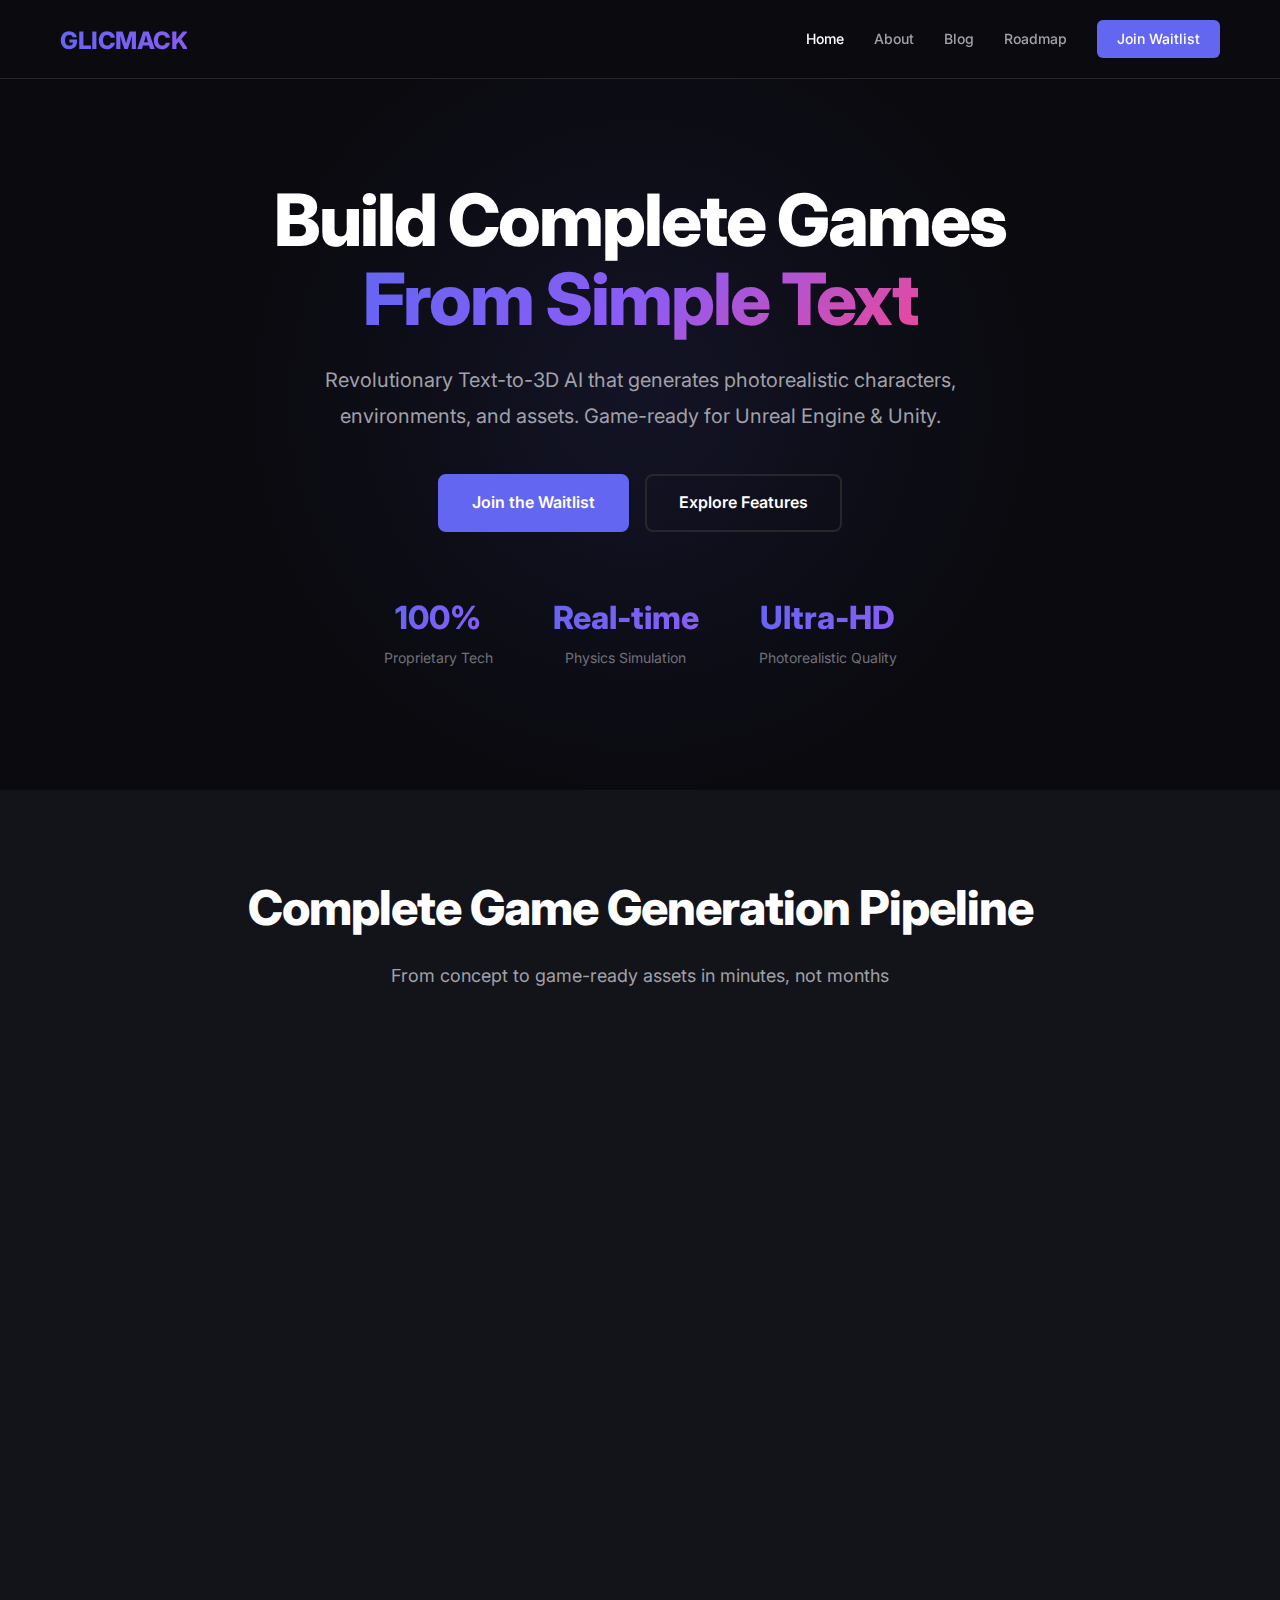
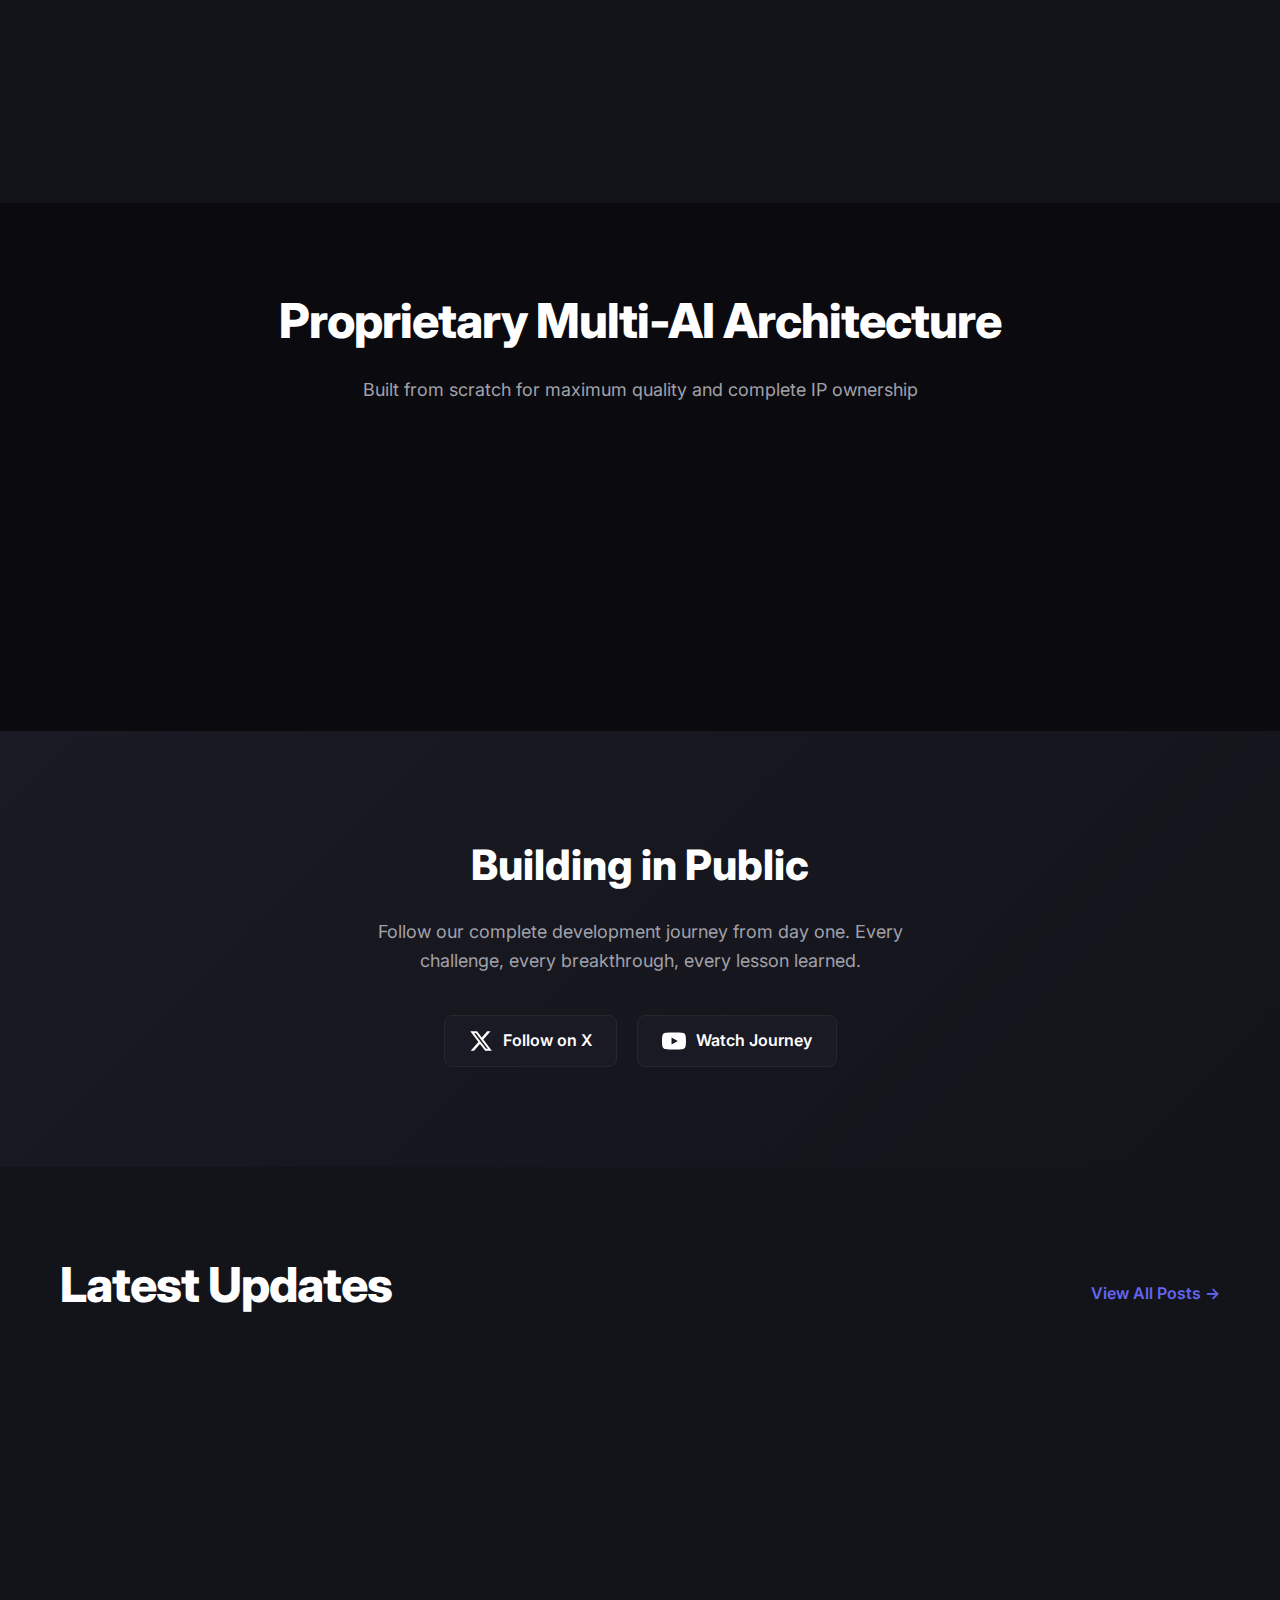
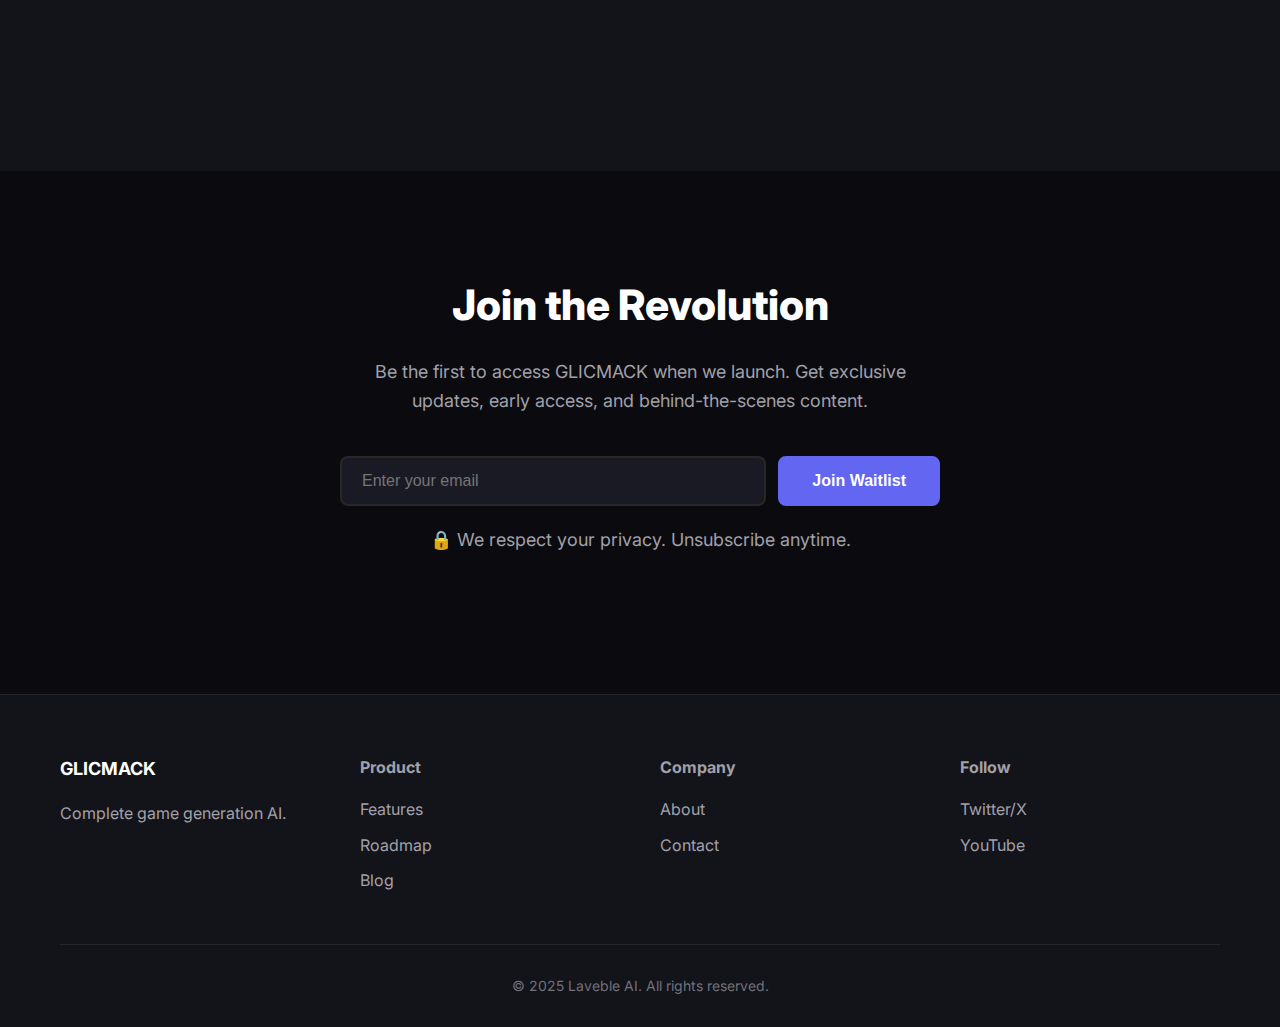
<file: index.html>
<!DOCTYPE html>
<html lang="en">
<head>
    <meta charset="UTF-8">
    <meta name="viewport" content="width=device-width, initial-scale=1.0">
    <meta name="description" content="GLICMACK - Revolutionary Text-to-3D AI for Complete Game Generation. Create photorealistic 3D assets, characters, and environments instantly.">
    <meta name="keywords" content="text to 3D, AI game generation, 3D modeling, game development, Unity, Unreal Engine">
    <meta name="author" content="">
    
    <!-- Open Graph / Social Media -->
    <meta property="og:title" content="GLICMACK - Complete Game Generation AI">
    <meta property="og:description" content="Revolutionary Text-to-3D AI for creating photorealistic game assets instantly">
    <meta property="og:type" content="website">
    
    <title>GLICMACK - Complete Game Generation AI </title>
    
    <!-- Google Analytics -->
    <script async src="https://www.googletagmanager.com/gtag/js?id=G-QF40L1TKWE"></script>
    <script>
        window.dataLayer = window.dataLayer || [];
        function gtag(){dataLayer.push(arguments);}
        gtag('js', new Date());
        gtag('config', 'G-QF40L1TKWE');
    </script>
    
    <link rel="stylesheet" href="style.css">
    <link rel="preconnect" href="https://fonts.googleapis.com">
    <link rel="preconnect" href="https://fonts.gstatic.com" crossorigin>
    <link href="https://fonts.googleapis.com/css2?family=Inter:wght@300;400;500;600;700;800&display=swap" rel="stylesheet">
</head>
<body>
    <!-- Navigation -->
    <nav class="navbar">
        <div class="container">
            <div class="nav-content">
                <a href="index.html" class="logo">
                    <span class="logo-text">GLICMACK</span>
                    <span class="logo-sub"></span>
                </a>
                <div class="nav-links">
                    <a href="index.html" class="nav-link active">Home</a>
                    <a href="about.html" class="nav-link">About</a>
                    <a href="blog.html" class="nav-link">Blog</a>
                    <a href="roadmap.html" class="nav-link">Roadmap</a>
                    <a href="#waitlist" class="nav-link cta-button">Join Waitlist</a>
                </div>
                <button class="mobile-menu-toggle" id="mobileMenuToggle">
                    <span></span>
                    <span></span>
                    <span></span>
                </button>
            </div>
        </div>
    </nav>

    <!-- Hero Section -->
    <section class="hero">
        <div class="container">
            <div class="hero-content">
                <h1 class="hero-title">
                    Build Complete Games<br>
                    <span class="gradient-text">From Simple Text</span>
                </h1>
                <p class="hero-subtitle">
                    Revolutionary Text-to-3D AI that generates photorealistic characters, environments, and assets. Game-ready for Unreal Engine & Unity.
                </p>
                <div class="hero-cta">
                    <a href="#waitlist" class="button button-primary">Join the Waitlist</a>
                    <a href="#features" class="button button-secondary">Explore Features</a>
                </div>
                <div class="hero-stats">
                    <div class="stat">
                        <span class="stat-number">100%</span>
                        <span class="stat-label">Proprietary Tech</span>
                    </div>
                    <div class="stat">
                        <span class="stat-number">Real-time</span>
                        <span class="stat-label">Physics Simulation</span>
                    </div>
                    <div class="stat">
                        <span class="stat-number">Ultra-HD</span>
                        <span class="stat-label">Photorealistic Quality</span>
                    </div>
                </div>
            </div>
        </div>
    </section>

    <!-- Features Section -->
    <section id="features" class="features">
        <div class="container">
            <h2 class="section-title">Complete Game Generation Pipeline</h2>
            <p class="section-subtitle">From concept to game-ready assets in minutes, not months</p>
            
            <div class="features-grid">
                <div class="feature-card">
                    <div class="feature-icon">🎮</div>
                    <h3>Complete Characters</h3>
                    <p>Generate photorealistic human characters with strand-level hair simulation, subsurface scattering, and real-time physics.</p>
                </div>
                
                <div class="feature-card">
                    <div class="feature-icon">🌍</div>
                    <h3>Dynamic Environments</h3>
                    <p>Create expansive 3D environments and landscapes from text descriptions. Complete with lighting, textures, and atmosphere.</p>
                </div>
                
                <div class="feature-card">
                    <div class="feature-icon">🎯</div>
                    <h3>Game Assets</h3>
                    <p>Generate any game asset - weapons, props, vehicles, architecture. All optimized for real-time rendering.</p>
                </div>
                
                <div class="feature-card">
                    <div class="feature-icon">⚡</div>
                    <h3>Real-time Physics</h3>
                    <p>Built-in physics simulation using Position-Based Dynamics. Your assets move and interact naturally.</p>
                </div>
                
                <div class="feature-card">
                    <div class="feature-icon">🎨</div>
                    <h3>Advanced Materials</h3>
                    <p>Automatic PBR materials with advanced lighting effects, reflections, and physically accurate shading.</p>
                </div>
                
                <div class="feature-card">
                    <div class="feature-icon">🔧</div>
                    <h3>Engine Ready</h3>
                    <p>Export directly to Unreal Engine and Unity. Optimized topology, clean UVs, and proper rigging included.</p>
                </div>
            </div>
        </div>
    </section>

    <!-- Technology Section -->
    <section class="technology">
        <div class="container">
            <h2 class="section-title">Proprietary Multi-AI Architecture</h2>
            <p class="section-subtitle">Built from scratch for maximum quality and complete IP ownership</p>
            
            <div class="tech-grid">
                <div class="tech-item">
                    <h4>Geometry Generation</h4>
                    <p>Specialized AI for creating precise 3D geometry with optimized topology</p>
                </div>
                <div class="tech-item">
                    <h4>Texture Synthesis</h4>
                    <p>Advanced neural rendering for photorealistic textures and materials</p>
                </div>
                <div class="tech-item">
                    <h4>Assembly & Rigging</h4>
                    <p>Intelligent system that assembles components and creates animation-ready rigs</p>
                </div>
            </div>
        </div>
    </section>

    <!-- Building in Public Section -->
    <section class="building-public">
        <div class="container">
            <div class="building-content">
                <h2>Building in Public</h2>
                <p>Follow our complete development journey from day one. Every challenge, every breakthrough, every lesson learned.</p>
                <div class="social-links">
                    <a href="https://twitter.com/glicmack" target="_blank" class="social-button">
                        <svg width="24" height="24" viewBox="0 0 24 24" fill="currentColor">
                            <path d="M18.244 2.25h3.308l-7.227 8.26 8.502 11.24H16.17l-5.214-6.817L4.99 21.75H1.68l7.73-8.835L1.254 2.25H8.08l4.713 6.231zm-1.161 17.52h1.833L7.084 4.126H5.117z"/>
                        </svg>
                        Follow on X
                    </a>
                    <a href="https://youtube.com/@glicmack" target="_blank" class="social-button">
                        <svg width="24" height="24" viewBox="0 0 24 24" fill="currentColor">
                            <path d="M23.498 6.186a3.016 3.016 0 0 0-2.122-2.136C19.505 3.545 12 3.545 12 3.545s-7.505 0-9.377.505A3.017 3.017 0 0 0 .502 6.186C0 8.07 0 12 0 12s0 3.93.502 5.814a3.016 3.016 0 0 0 2.122 2.136c1.871.505 9.376.505 9.376.505s7.505 0 9.377-.505a3.015 3.015 0 0 0 2.122-2.136C24 15.93 24 12 24 12s0-3.93-.502-5.814zM9.545 15.568V8.432L15.818 12l-6.273 3.568z"/>
                        </svg>
                        Watch Journey
                    </a>
                </div>
            </div>
        </div>
    </section>

    <!-- Blog Preview Section -->
    <section class="blog-preview">
        <div class="container">
            <div class="section-header">
                <h2 class="section-title">Latest Updates</h2>
                <a href="blog.html" class="view-all">View All Posts →</a>
            </div>
            
            <div class="blog-grid">
                <article class="blog-card">
                    <div class="blog-category">Development Update</div>
                    <h3>Building Our Multi-AI Architecture</h3>
                    <p>Why we chose to separate geometry generation, texture synthesis, and assembly into specialized AI models...</p>
                    <div class="blog-meta">
                        <span class="blog-date">Nov 10, 2025</span>
                        <span class="blog-read-time">5 min read</span>
                    </div>
                </article>
                
                <article class="blog-card">
                    <div class="blog-category">Technical Deep Dive</div>
                    <h3>Achieving Photorealistic Subsurface Scattering</h3>
                    <p>The science behind realistic skin rendering and how we're implementing it in our generation pipeline...</p>
                    <div class="blog-meta">
                        <span class="blog-date">Nov 5, 2025</span>
                        <span class="blog-read-time">8 min read</span>
                    </div>
                </article>
                
                <article class="blog-card">
                    <div class="blog-category">Founder Journey</div>
                    <h3>Starting with $360: The Bootstrap Chronicles</h3>
                    <p>Building a competitive AI startup with minimal capital - lessons from the first month...</p>
                    <div class="blog-meta">
                        <span class="blog-date">Nov 1, 2025</span>
                        <span class="blog-read-time">6 min read</span>
                    </div>
                </article>
            </div>
        </div>
    </section>

    <!-- Waitlist Section -->
    <section id="waitlist" class="waitlist">
        <div class="container">
            <div class="waitlist-content">
                <h2>Join the Revolution</h2>
                <p>Be the first to access GLICMACK when we launch. Get exclusive updates, early access, and behind-the-scenes content.</p>
                
                <form class="waitlist-form" id="waitlistForm">
                    <input 
                        type="email" 
                        placeholder="Enter your email" 
                        required 
                        id="emailInput"
                        class="email-input"
                    >
                    <button type="submit" class="button button-primary">Join Waitlist</button>
                </form>
                
                <p class="waitlist-note">🔒 We respect your privacy. Unsubscribe anytime.</p>
                
                <div id="formMessage" class="form-message"></div>
            </div>
        </div>
    </section>

    <!-- Footer -->
    <footer class="footer">
        <div class="container">
            <div class="footer-content">
                <div class="footer-section">
                    <h3>GLICMACK</h3>
                    <p>Complete game generation AI.<br></p>
                </div>
                
                <div class="footer-section">
                    <h4>Product</h4>
                    <a href="#features">Features</a>
                    <a href="roadmap.html">Roadmap</a>
                    <a href="blog.html">Blog</a>
                </div>
                
                <div class="footer-section">
                    <h4>Company</h4>
                    <a href="about.html">About</a>
                    <a href="#waitlist">Contact</a>
                </div>
                
                <div class="footer-section">
                    <h4>Follow</h4>
                    <a href="https://twitter.com/glicmack" target="_blank">Twitter/X</a>
                    <a href="https://youtube.com/@glicmack" target="_blank">YouTube</a>
                </div>
            </div>
            
            <div class="footer-bottom">
                <p>&copy; 2025 Laveble AI. All rights reserved.</p>
            </div>
        </div>
    </footer>

    <script src="script.js"></script>
</body>
</html>
</file>
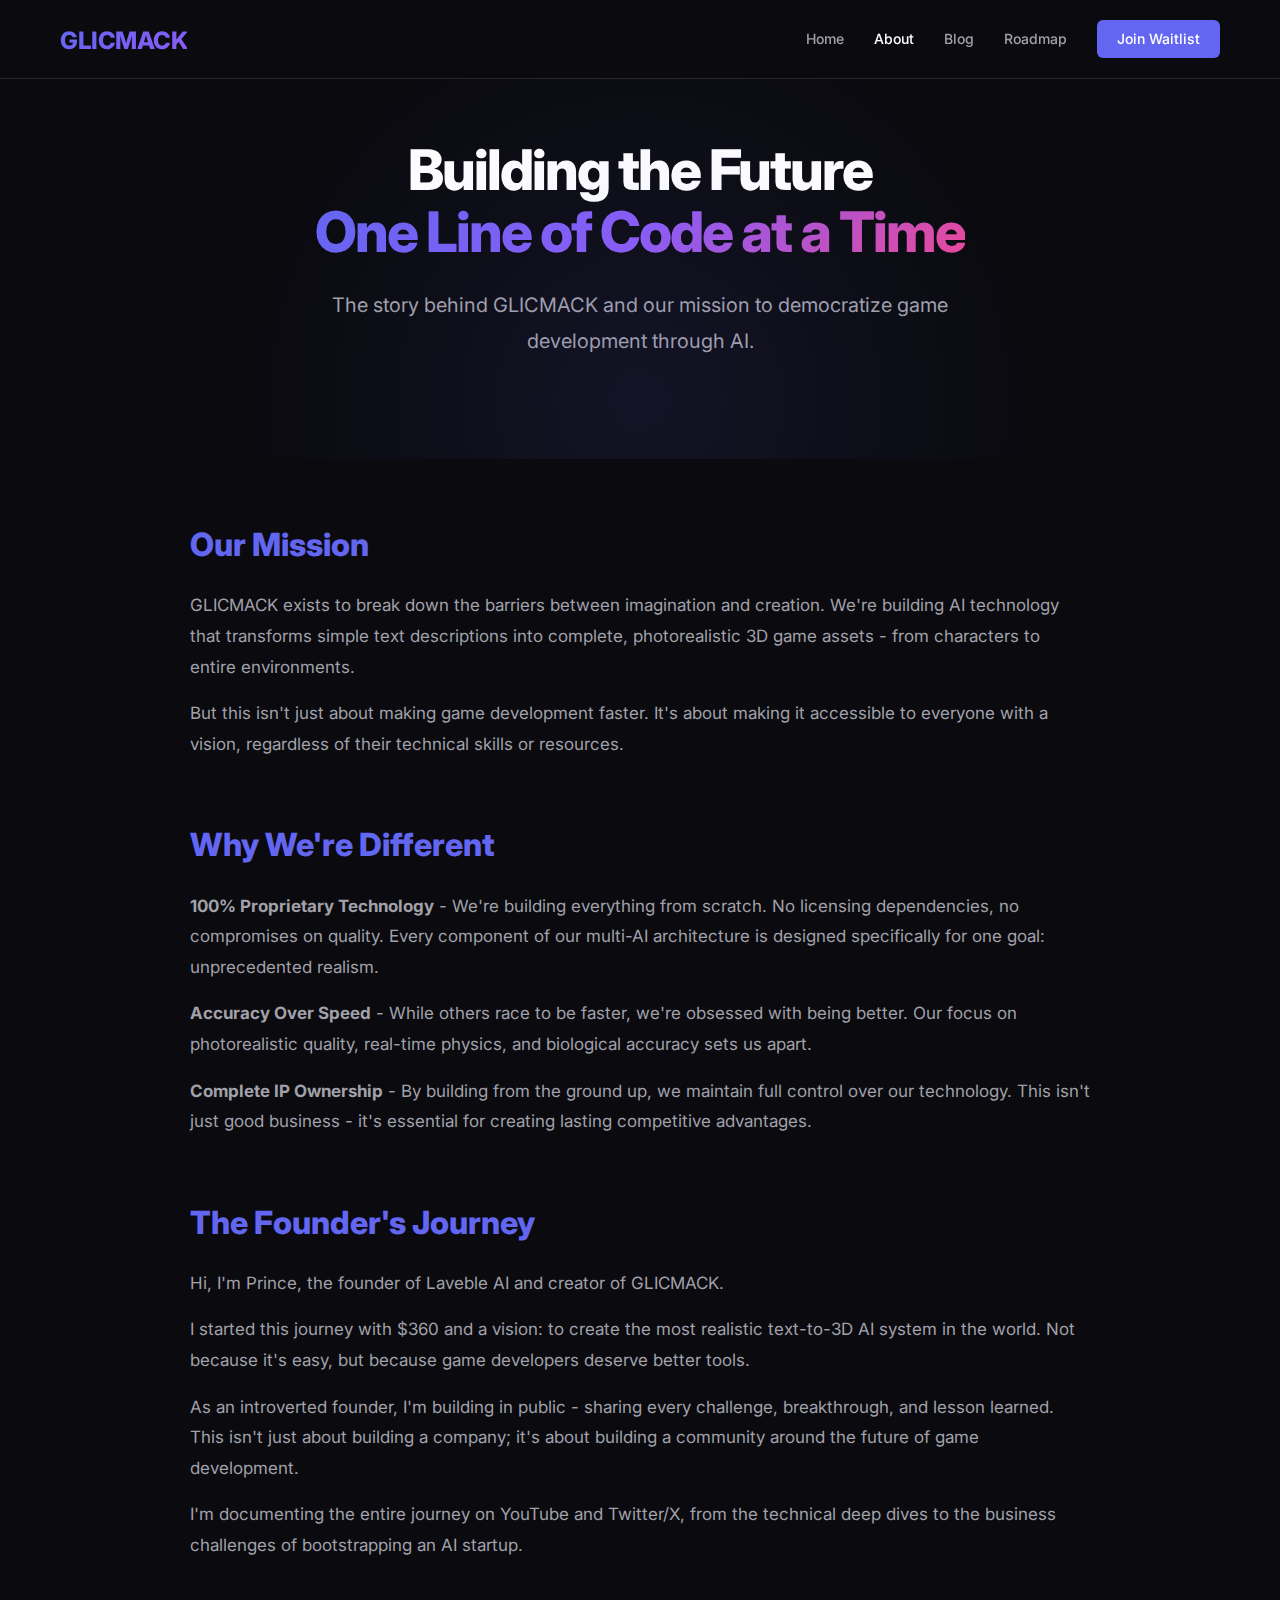
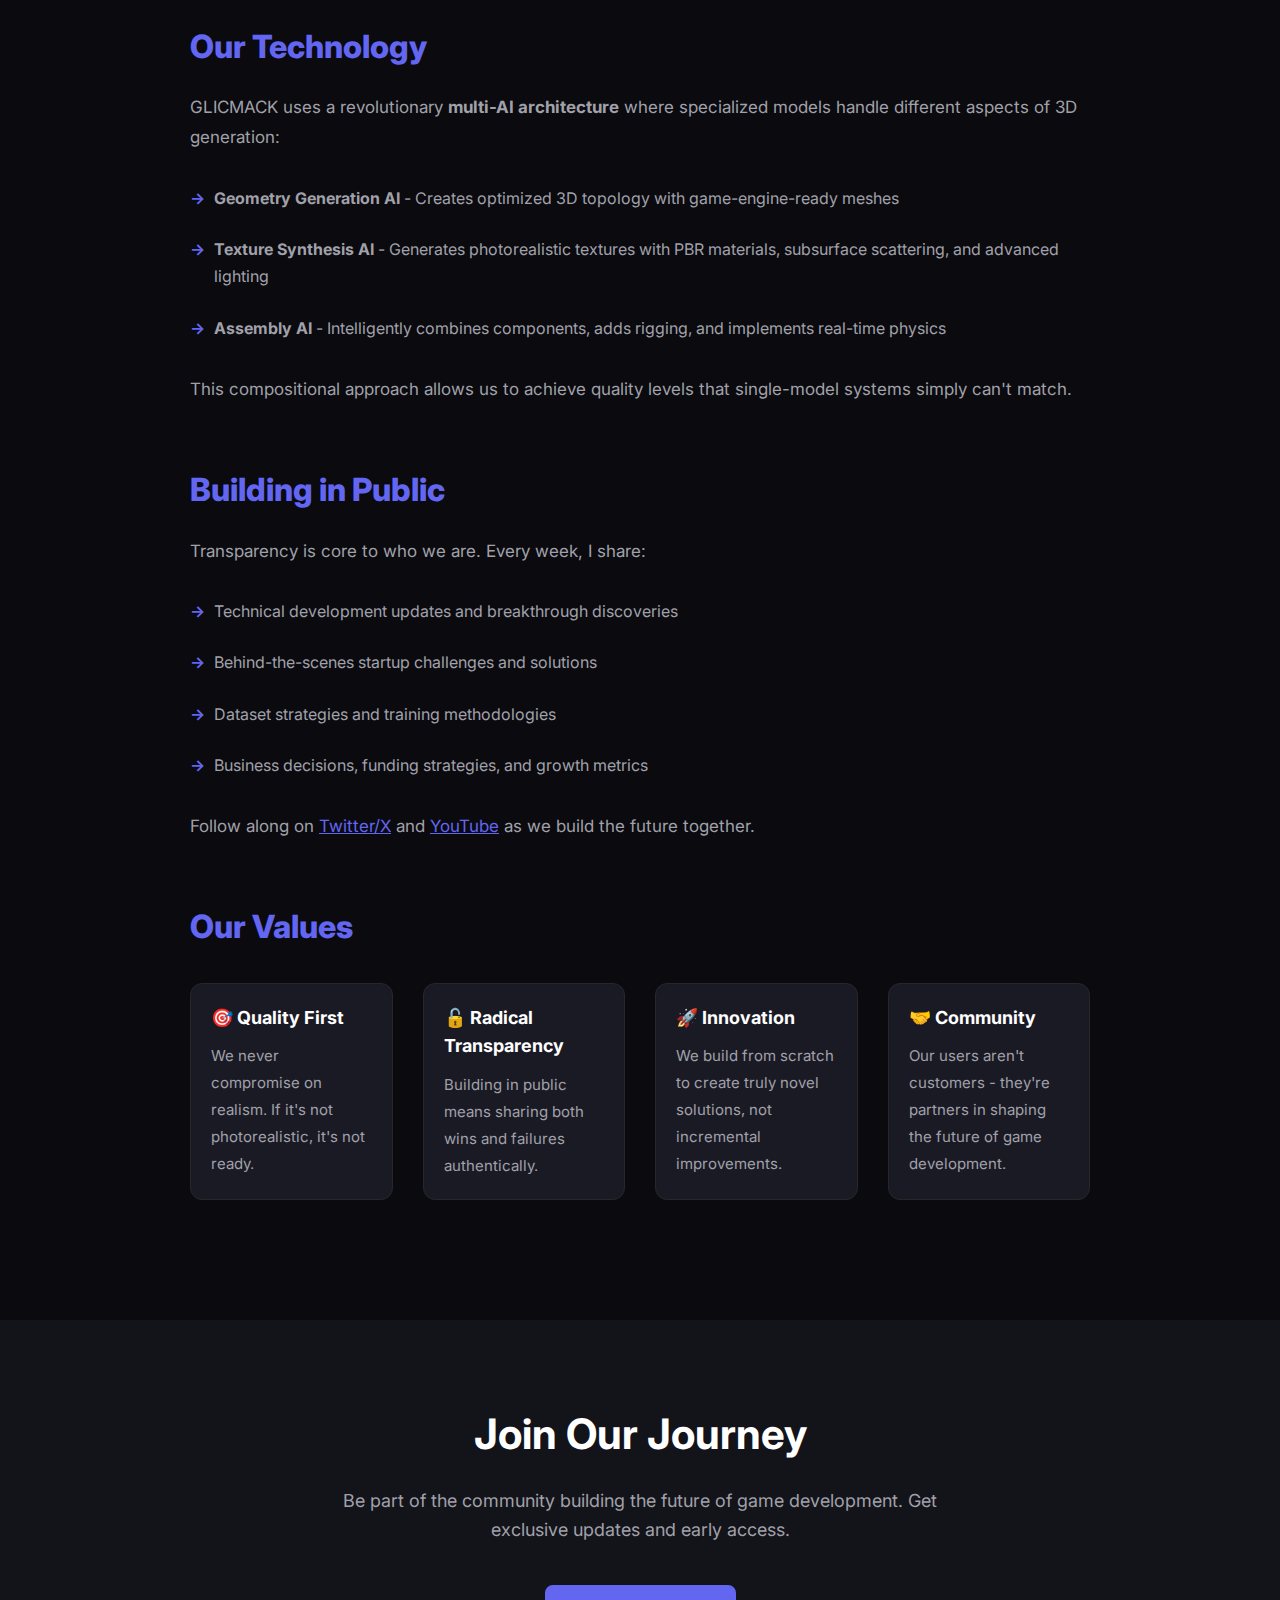
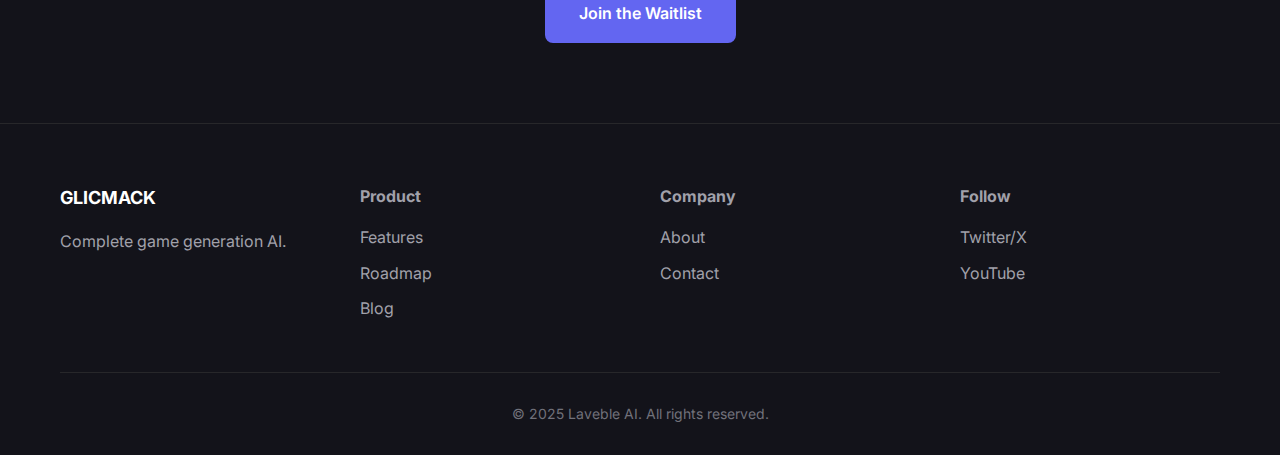
<file: about.html>
<!DOCTYPE html>
<html lang="en">
<head>
    <meta charset="UTF-8">
    <meta name="viewport" content="width=device-width, initial-scale=1.0">
    <meta name="description" content="About GLICMACK - Learn about our mission to revolutionize game development with AI">
    <title>About GLICMACK - Building the Future of Game Development</title>
    
    <script async src="https://www.googletagmanager.com/gtag/js?id=G-QF40L1TKWE"></script>
    <script>
        window.dataLayer = window.dataLayer || [];
        function gtag(){dataLayer.push(arguments);}
        gtag('js', new Date());
        gtag('config', 'G-QF40L1TKWE');
    </script>
    
    <link rel="stylesheet" href="style.css">
    <link href="https://fonts.googleapis.com/css2?family=Inter:wght@300;400;500;600;700;800&display=swap" rel="stylesheet">
</head>
<body>
    <nav class="navbar">
        <div class="container">
            <div class="nav-content">
                <a href="index.html" class="logo">
                    <span class="logo-text">GLICMACK</span>
                    <span class="logo-sub"></span>
                </a>
                <div class="nav-links">
                    <a href="index.html" class="nav-link">Home</a>
                    <a href="about.html" class="nav-link active">About</a>
                    <a href="blog.html" class="nav-link">Blog</a>
                    <a href="roadmap.html" class="nav-link">Roadmap</a>
                    <a href="index.html#waitlist" class="nav-link cta-button">Join Waitlist</a>
                </div>
            </div>
        </div>
    </nav>

    <section class="hero" style="padding-top: 140px; padding-bottom: 60px;">
        <div class="container">
            <h1 class="hero-title" style="font-size: 56px;">
                Building the Future<br>
                <span class="gradient-text">One Line of Code at a Time</span>
            </h1>
            <p class="hero-subtitle">
                The story behind GLICMACK and our mission to democratize game development through AI.
            </p>
        </div>
    </section>

    <section class="about-content">
        <div class="container">
            <div class="about-grid">
                <div class="about-section">
                    <h2>Our Mission</h2>
                    <p>GLICMACK exists to break down the barriers between imagination and creation. We're building AI technology that transforms simple text descriptions into complete, photorealistic 3D game assets - from characters to entire environments.</p>
                    <p>But this isn't just about making game development faster. It's about making it accessible to everyone with a vision, regardless of their technical skills or resources.</p>
                </div>

                <div class="about-section">
                    <h2>Why We're Different</h2>
                    <p><strong>100% Proprietary Technology</strong> - We're building everything from scratch. No licensing dependencies, no compromises on quality. Every component of our multi-AI architecture is designed specifically for one goal: unprecedented realism.</p>
                    <p><strong>Accuracy Over Speed</strong> - While others race to be faster, we're obsessed with being better. Our focus on photorealistic quality, real-time physics, and biological accuracy sets us apart.</p>
                    <p><strong>Complete IP Ownership</strong> - By building from the ground up, we maintain full control over our technology. This isn't just good business - it's essential for creating lasting competitive advantages.</p>
                </div>

                <div class="about-section">
                    <h2>The Founder's Journey</h2>
                    <p>Hi, I'm Prince, the founder of Laveble AI and creator of GLICMACK.</p>
                    <p>I started this journey with $360 and a vision: to create the most realistic text-to-3D AI system in the world. Not because it's easy, but because game developers deserve better tools.</p>
                    <p>As an introverted founder, I'm building in public - sharing every challenge, breakthrough, and lesson learned. This isn't just about building a company; it's about building a community around the future of game development.</p>
                    <p>I'm documenting the entire journey on YouTube and Twitter/X, from the technical deep dives to the business challenges of bootstrapping an AI startup.</p>
                </div>

                <div class="about-section">
                    <h2>Our Technology</h2>
                    <p>GLICMACK uses a revolutionary <strong>multi-AI architecture</strong> where specialized models handle different aspects of 3D generation:</p>
                    <ul class="tech-list">
                        <li><strong>Geometry Generation AI</strong> - Creates optimized 3D topology with game-engine-ready meshes</li>
                        <li><strong>Texture Synthesis AI</strong> - Generates photorealistic textures with PBR materials, subsurface scattering, and advanced lighting</li>
                        <li><strong>Assembly AI</strong> - Intelligently combines components, adds rigging, and implements real-time physics</li>
                    </ul>
                    <p>This compositional approach allows us to achieve quality levels that single-model systems simply can't match.</p>
                </div>

                <div class="about-section">
                    <h2>Building in Public</h2>
                    <p>Transparency is core to who we are. Every week, I share:</p>
                    <ul class="tech-list">
                        <li>Technical development updates and breakthrough discoveries</li>
                        <li>Behind-the-scenes startup challenges and solutions</li>
                        <li>Dataset strategies and training methodologies</li>
                        <li>Business decisions, funding strategies, and growth metrics</li>
                    </ul>
                    <p>Follow along on <a href="https://twitter.com/glicmack" target="_blank" style="color: var(--primary);">Twitter/X</a> and <a href="https://youtube.com/@glicmack" target="_blank" style="color: var(--primary);">YouTube</a> as we build the future together.</p>
                </div>

                <div class="about-section">
                    <h2>Our Values</h2>
                    <div class="values-grid">
                        <div class="value-item">
                            <h3>🎯 Quality First</h3>
                            <p>We never compromise on realism. If it's not photorealistic, it's not ready.</p>
                        </div>
                        <div class="value-item">
                            <h3>🔓 Radical Transparency</h3>
                            <p>Building in public means sharing both wins and failures authentically.</p>
                        </div>
                        <div class="value-item">
                            <h3>🚀 Innovation</h3>
                            <p>We build from scratch to create truly novel solutions, not incremental improvements.</p>
                        </div>
                        <div class="value-item">
                            <h3>🤝 Community</h3>
                            <p>Our users aren't customers - they're partners in shaping the future of game development.</p>
                        </div>
                    </div>
                </div>
            </div>
        </div>
    </section>

    <section class="cta-section" style="background: var(--bg-secondary); padding: 80px 20px; text-align: center;">
        <div class="container">
            <h2 style="font-size: 42px; margin-bottom: 20px;">Join Our Journey</h2>
            <p style="font-size: 18px; color: var(--text-secondary); max-width: 600px; margin: 0 auto 40px;">
                Be part of the community building the future of game development. Get exclusive updates and early access.
            </p>
            <a href="index.html#waitlist" class="button button-primary">Join the Waitlist</a>
        </div>
    </section>

    <footer class="footer">
        <div class="container">
            <div class="footer-content">
                <div class="footer-section">
                    <h3>GLICMACK</h3>
                    <p>Complete game generation AI.<br></p>
                </div>
                
                <div class="footer-section">
                    <h4>Product</h4>
                    <a href="index.html#features">Features</a>
                    <a href="roadmap.html">Roadmap</a>
                    <a href="blog.html">Blog</a>
                </div>
                
                <div class="footer-section">
                    <h4>Company</h4>
                    <a href="about.html">About</a>
                    <a href="index.html#waitlist">Contact</a>
                </div>
                
                <div class="footer-section">
                    <h4>Follow</h4>
                    <a href="https://twitter.com/glicmack" target="_blank">Twitter/X</a>
                    <a href="https://youtube.com/@glicmack" target="_blank">YouTube</a>
                </div>
            </div>
            
            <div class="footer-bottom">
                <p>&copy; 2025 Laveble AI. All rights reserved.</p>
            </div>
        </div>
    </footer>

    <script src="script.js"></script>
</body>
</html>
</file>
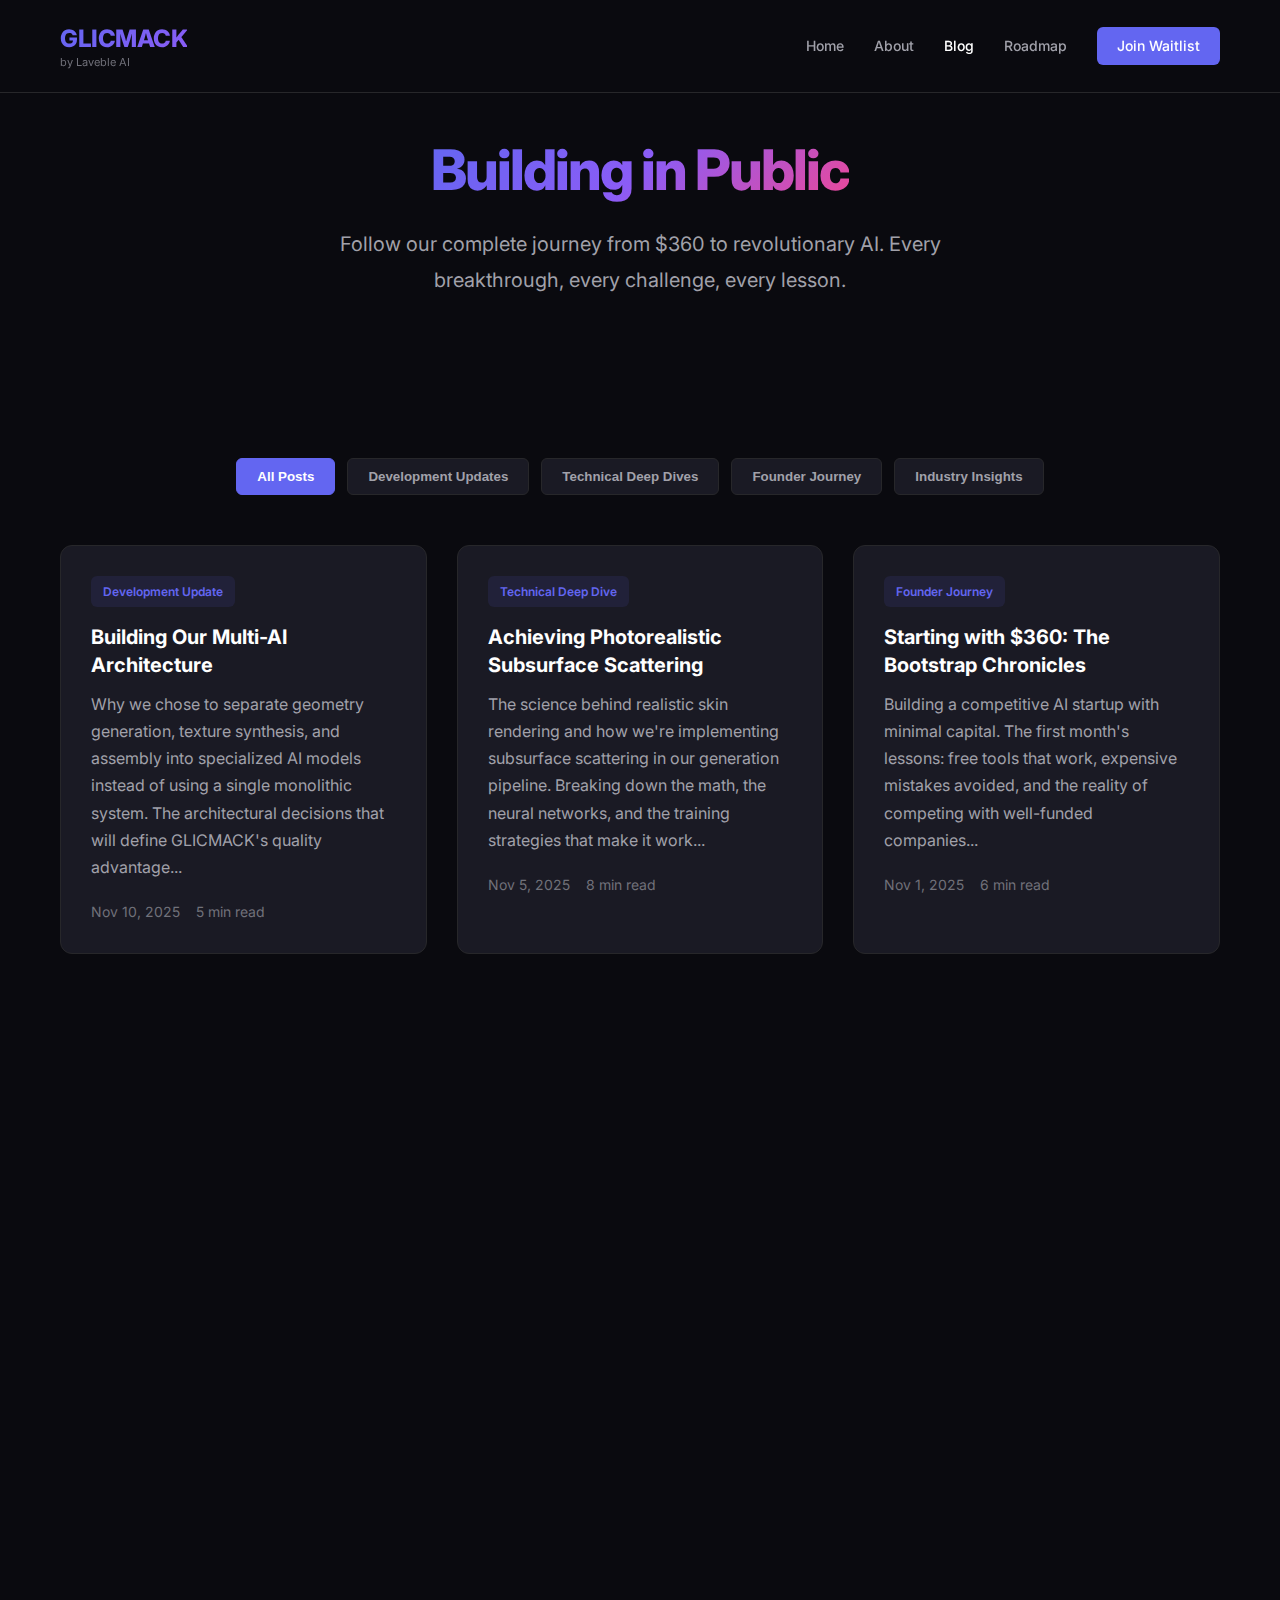
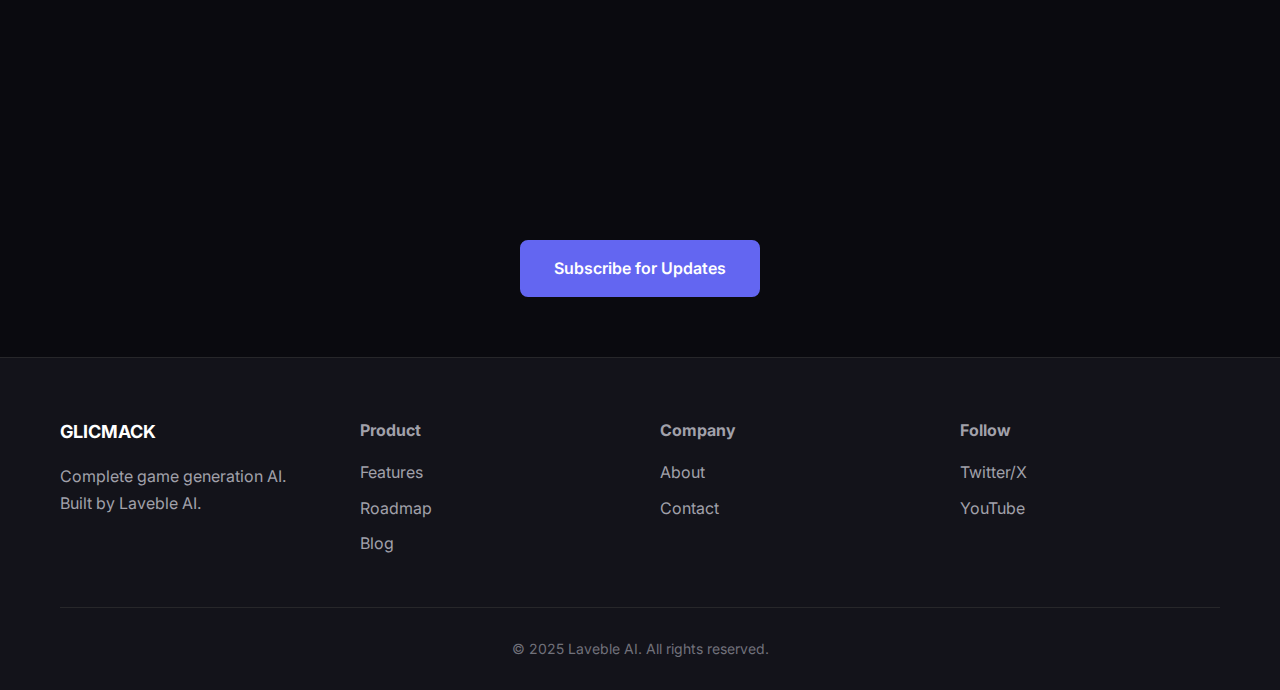
<file: blog.html>
<!DOCTYPE html>
<html lang="en">
<head>
    <meta charset="UTF-8">
    <meta name="viewport" content="width=device-width, initial-scale=1.0">
    <meta name="description" content="GLICMACK Blog - Follow our journey building revolutionary text-to-3D AI">
    <title>Blog - GLICMACK Development Journey</title>
    
    <script async src="https://www.googletagmanager.com/gtag/js?id=G-QF40L1TKWE"></script>
    <script>
        window.dataLayer = window.dataLayer || [];
        function gtag(){dataLayer.push(arguments);}
        gtag('js', new Date());
        gtag('config', 'G-QF40L1TKWE');
    </script>
    
    <link rel="stylesheet" href="style.css">
    <link href="https://fonts.googleapis.com/css2?family=Inter:wght@300;400;500;600;700;800&display=swap" rel="stylesheet">
</head>
<body>
    <nav class="navbar">
        <div class="container">
            <div class="nav-content">
                <a href="index.html" class="logo">
                    <span class="logo-text">GLICMACK</span>
                    <span class="logo-sub">by Laveble AI</span>
                </a>
                <div class="nav-links">
                    <a href="index.html" class="nav-link">Home</a>
                    <a href="about.html" class="nav-link">About</a>
                    <a href="blog.html" class="nav-link active">Blog</a>
                    <a href="roadmap.html" class="nav-link">Roadmap</a>
                    <a href="index.html#waitlist" class="nav-link cta-button">Join Waitlist</a>
                </div>
            </div>
        </div>
    </nav>

    <section class="blog-header">
        <div class="container">
            <h1 class="hero-title" style="font-size: 56px;">
                <span class="gradient-text">Building in Public</span>
            </h1>
            <p class="hero-subtitle">
                Follow our complete journey from $360 to revolutionary AI. Every breakthrough, every challenge, every lesson.
            </p>
        </div>
    </section>

    <section class="blog-container">
        <div class="container">
            <div class="blog-filters">
                <button class="filter-button active" data-filter="all">All Posts</button>
                <button class="filter-button" data-filter="development">Development Updates</button>
                <button class="filter-button" data-filter="technical">Technical Deep Dives</button>
                <button class="filter-button" data-filter="founder">Founder Journey</button>
                <button class="filter-button" data-filter="industry">Industry Insights</button>
            </div>

            <div class="blog-grid">
                <article class="blog-card" data-category="development">
                    <div class="blog-category">Development Update</div>
                    <h3>Building Our Multi-AI Architecture</h3>
                    <p>Why we chose to separate geometry generation, texture synthesis, and assembly into specialized AI models instead of using a single monolithic system. The architectural decisions that will define GLICMACK's quality advantage...</p>
                    <div class="blog-meta">
                        <span class="blog-date">Nov 10, 2025</span>
                        <span class="blog-read-time">5 min read</span>
                    </div>
                </article>

                <article class="blog-card" data-category="technical">
                    <div class="blog-category">Technical Deep Dive</div>
                    <h3>Achieving Photorealistic Subsurface Scattering</h3>
                    <p>The science behind realistic skin rendering and how we're implementing subsurface scattering in our generation pipeline. Breaking down the math, the neural networks, and the training strategies that make it work...</p>
                    <div class="blog-meta">
                        <span class="blog-date">Nov 5, 2025</span>
                        <span class="blog-read-time">8 min read</span>
                    </div>
                </article>

                <article class="blog-card" data-category="founder">
                    <div class="blog-category">Founder Journey</div>
                    <h3>Starting with $360: The Bootstrap Chronicles</h3>
                    <p>Building a competitive AI startup with minimal capital. The first month's lessons: free tools that work, expensive mistakes avoided, and the reality of competing with well-funded companies...</p>
                    <div class="blog-meta">
                        <span class="blog-date">Nov 1, 2025</span>
                        <span class="blog-read-time">6 min read</span>
                    </div>
                </article>

                <article class="blog-card" data-category="technical">
                    <div class="blog-category">Technical Deep Dive</div>
                    <h3>Dataset Strategy: Quality Over Quantity</h3>
                    <p>Why we're using single high-quality 3D models with extensive augmentation instead of massive low-quality datasets. The part-based learning approach that lets our AI understand components before assembly...</p>
                    <div class="blog-meta">
                        <span class="blog-date">Oct 28, 2025</span>
                        <span class="blog-read-time">7 min read</span>
                    </div>
                </article>

                <article class="blog-card" data-category="industry">
                    <div class="blog-category">Industry Insights</div>
                    <h3>The Text-to-3D Competitive Landscape</h3>
                    <p>Analyzing Meshy.ai, Kaedim, and other competitors. Where they excel, where opportunities exist, and why specialization in ultra-realistic game assets is our strategic advantage...</p>
                    <div class="blog-meta">
                        <span class="blog-date">Oct 25, 2025</span>
                        <span class="blog-read-time">9 min read</span>
                    </div>
                </article>

                <article class="blog-card" data-category="development">
                    <div class="blog-category">Development Update</div>
                    <h3>From Human-Only to Complete Game Generation</h3>
                    <p>Our pivot from focusing solely on photorealistic humans to building a complete game generation platform. Why this expands our market opportunity while maintaining our quality-first approach...</p>
                    <div class="blog-meta">
                        <span class="blog-date">Oct 20, 2025</span>
                        <span class="blog-read-time">5 min read</span>
                    </div>
                </article>

                <article class="blog-card" data-category="founder">
                    <div class="blog-category">Founder Journey</div>
                    <h3>Building Audience Before Building Product</h3>
                    <p>Why we're investing in YouTube, Twitter, and content creation from day one. The subscription model strategy and how building in public accelerates funding timelines...</p>
                    <div class="blog-meta">
                        <span class="blog-date">Oct 15, 2025</span>
                        <span class="blog-read-time">6 min read</span>
                    </div>
                </article>

                <article class="blog-card" data-category="technical">
                    <div class="blog-category">Technical Deep Dive</div>
                    <h3>Real-Time Physics with Position-Based Dynamics</h3>
                    <p>Implementing physics simulation that works in game engines. The PBD framework, collision detection, and how our AI learns to generate assets with proper physical properties...</p>
                    <div class="blog-meta">
                        <span class="blog-date">Oct 10, 2025</span>
                        <span class="blog-read-time">10 min read</span>
                    </div>
                </article>

                <article class="blog-card" data-category="founder">
                    <div class="blog-category">Founder Journey</div>
                    <h3>Why We're Building Everything From Scratch</h3>
                    <p>The IP ownership argument. Why using existing models and frameworks creates licensing dependencies that harm long-term value. Our commitment to proprietary technology and what it costs...</p>
                    <div class="blog-meta">
                        <span class="blog-date">Oct 5, 2025</span>
                        <span class="blog-read-time">7 min read</span>
                    </div>
                </article>
            </div>

            <div style="text-align: center; margin-top: 60px;">
                <a href="index.html#waitlist" class="button button-primary">Subscribe for Updates</a>
            </div>
        </div>
    </section>

    <footer class="footer">
        <div class="container">
            <div class="footer-content">
                <div class="footer-section">
                    <h3>GLICMACK</h3>
                    <p>Complete game generation AI.<br>Built by Laveble AI.</p>
                </div>
                
                <div class="footer-section">
                    <h4>Product</h4>
                    <a href="index.html#features">Features</a>
                    <a href="roadmap.html">Roadmap</a>
                    <a href="blog.html">Blog</a>
                </div>
                
                <div class="footer-section">
                    <h4>Company</h4>
                    <a href="about.html">About</a>
                    <a href="index.html#waitlist">Contact</a>
                </div>
                
                <div class="footer-section">
                    <h4>Follow</h4>
                    <a href="https://twitter.com/glicmack" target="_blank">Twitter/X</a>
                    <a href="https://youtube.com/@glicmack" target="_blank">YouTube</a>
                </div>
            </div>
            
            <div class="footer-bottom">
                <p>&copy; 2025 Laveble AI. All rights reserved.</p>
            </div>
        </div>
    </footer>

    <script src="script.js"></script>
    <script>
        // Blog Filtering
        const filterButtons = document.querySelectorAll('.filter-button');
        const blogCards = document.querySelectorAll('.blog-card');

        filterButtons.forEach(button => {
            button.addEventListener('click', () => {
                const filter = button.getAttribute('data-filter');
                
                filterButtons.forEach(btn => btn.classList.remove('active'));
                button.classList.add('active');
                
                blogCards.forEach(card => {
                    if (filter === 'all' || card.getAttribute('data-category') === filter) {
                        card.style.display = 'block';
                    } else {
                        card.style.display = 'none';
                    }
                });
            });
        });
    </script>
</body>
</html>
</file>
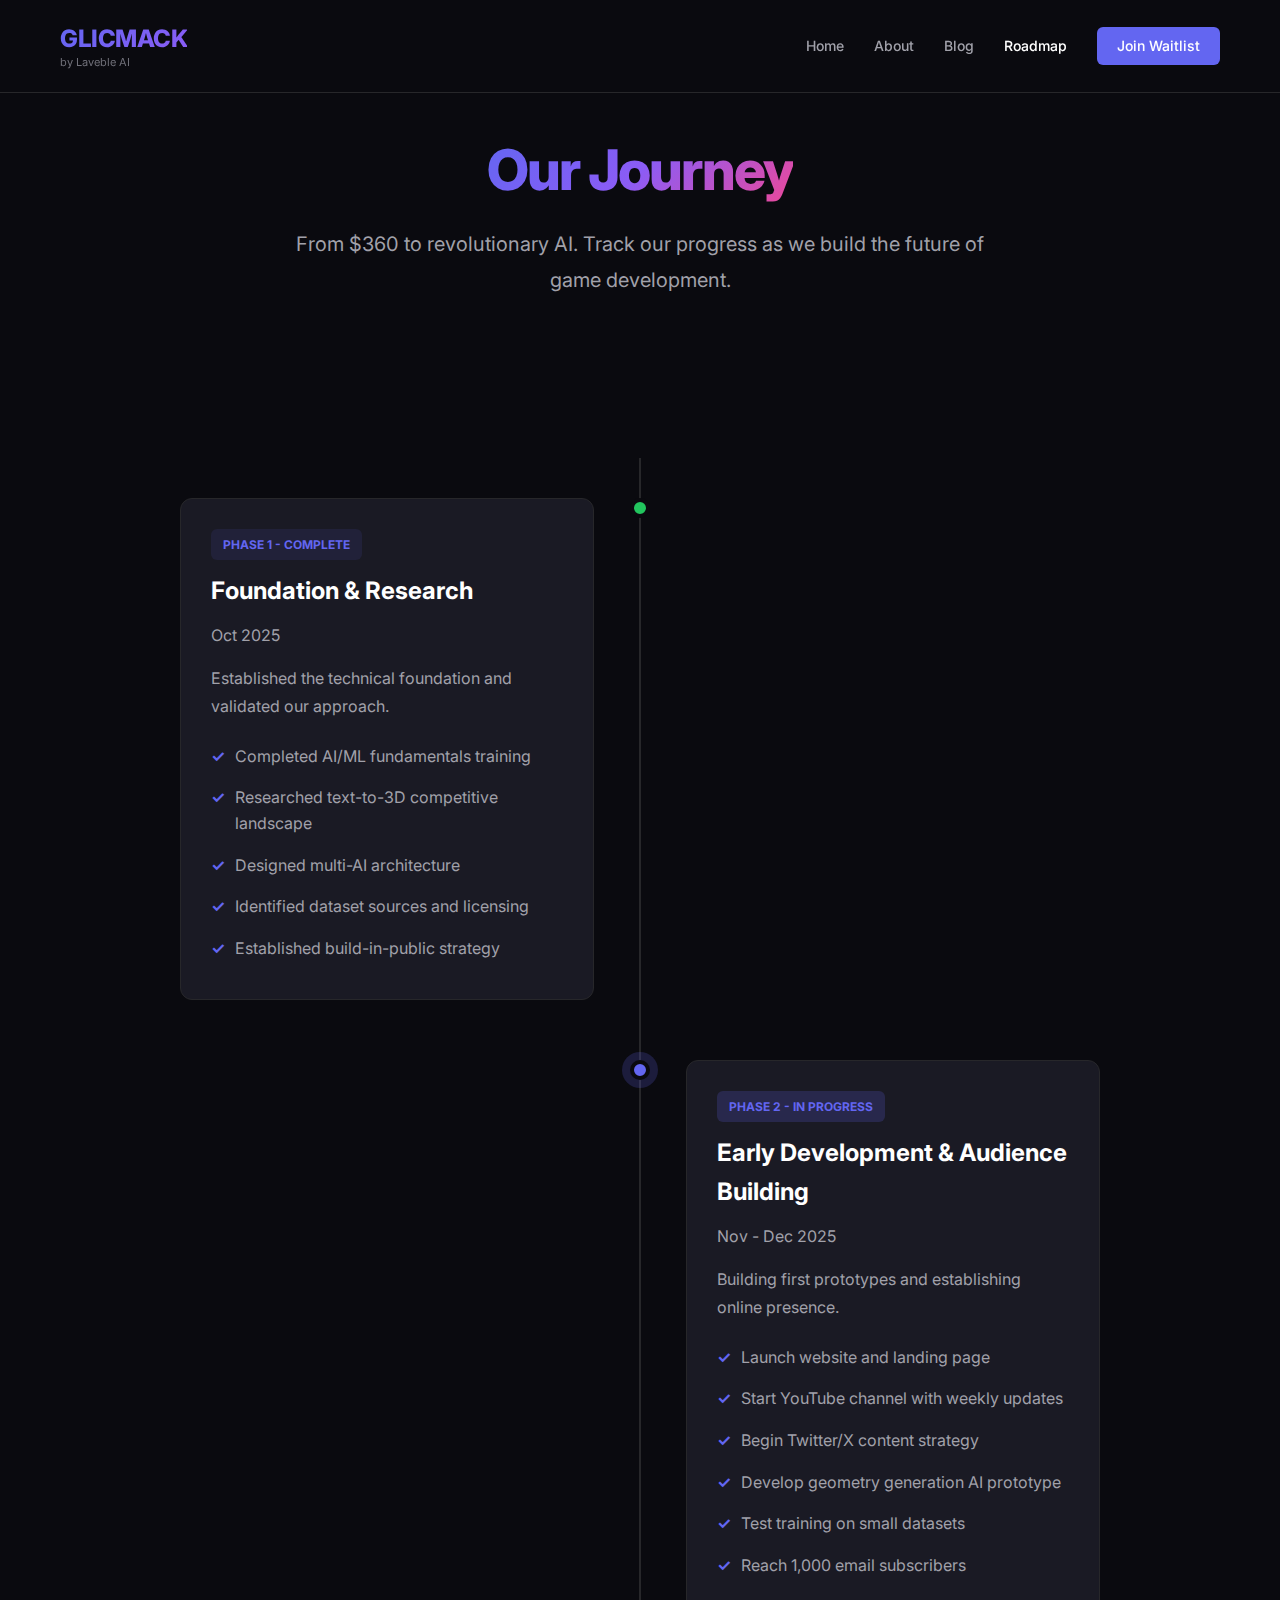
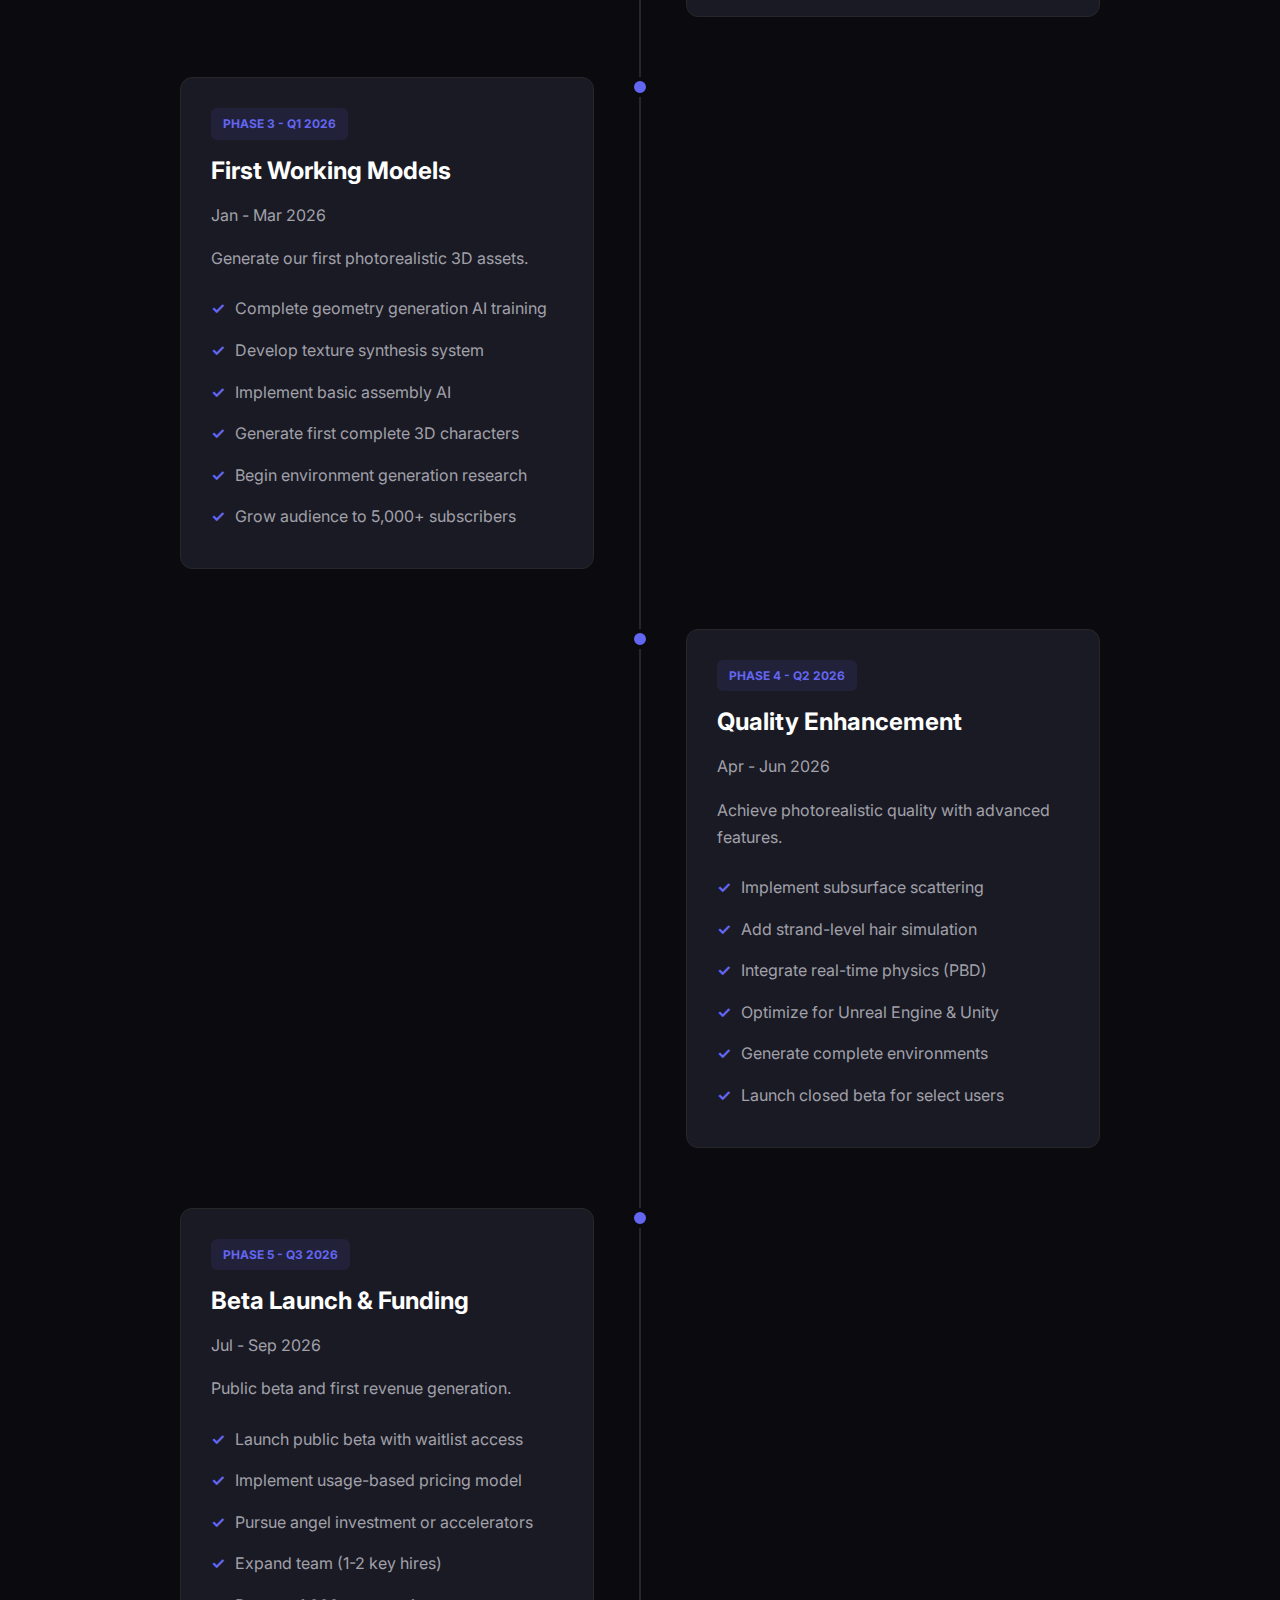
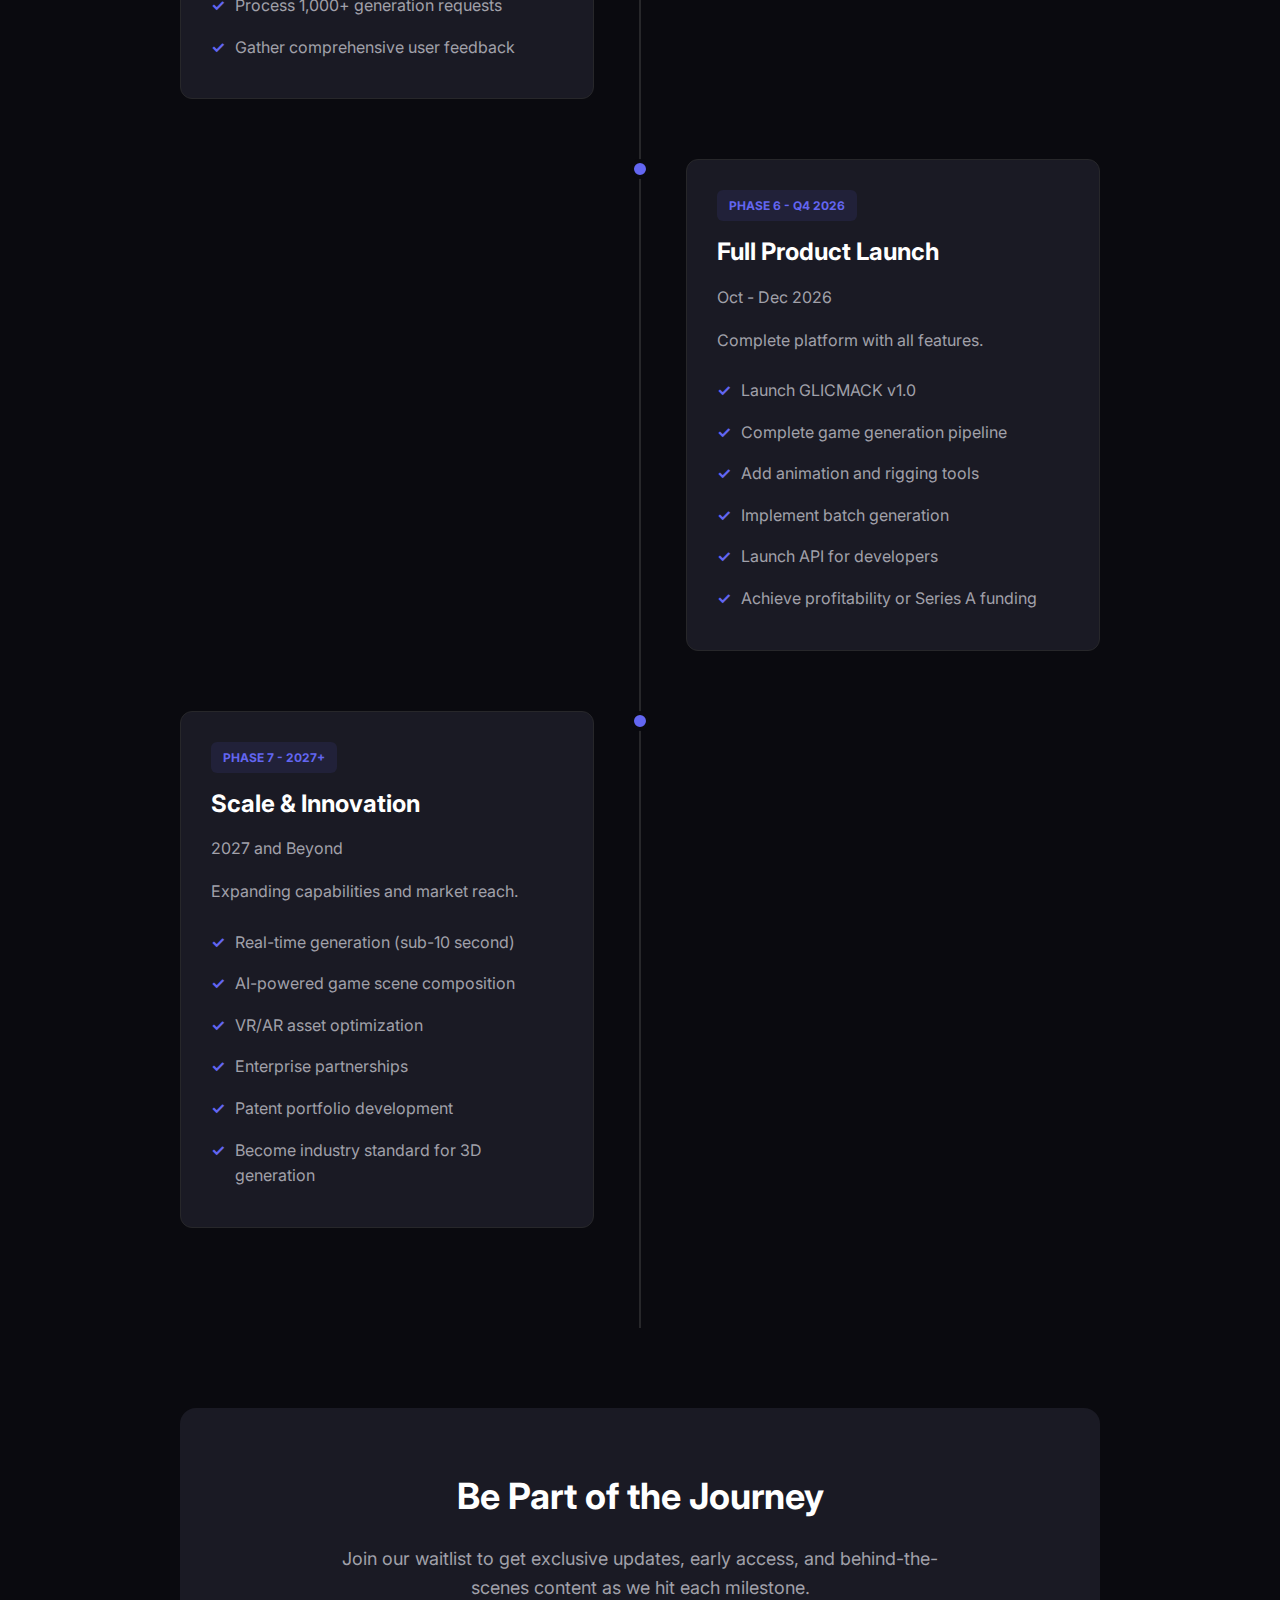
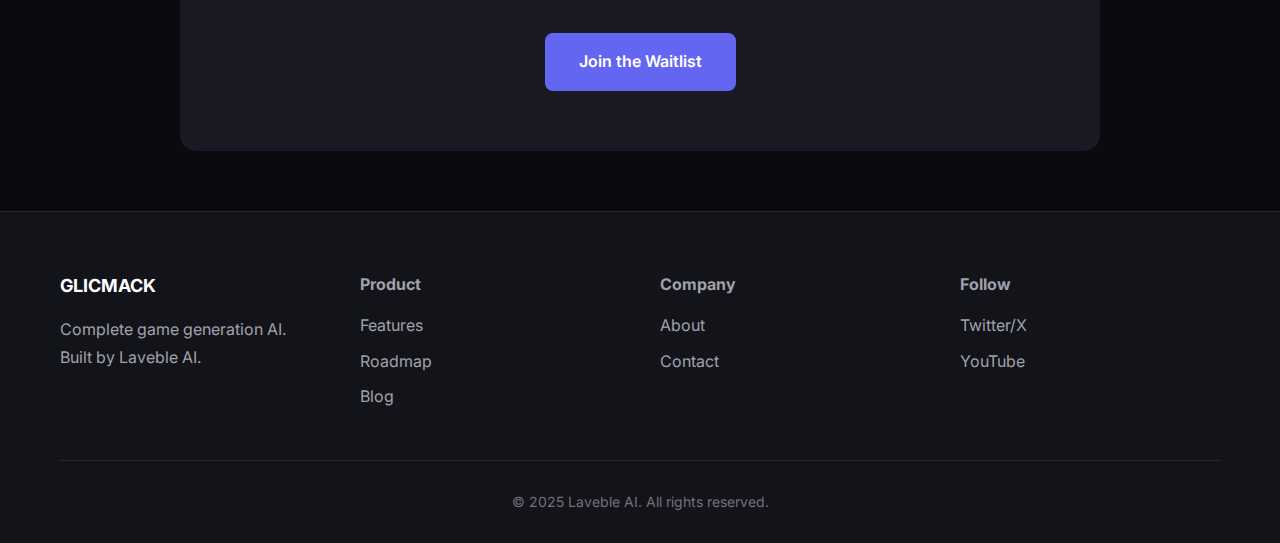
<file: roadmap.html>
<!DOCTYPE html>
<html lang="en">
<head>
    <meta charset="UTF-8">
    <meta name="viewport" content="width=device-width, initial-scale=1.0">
    <meta name="description" content="GLICMACK Roadmap - Our journey from concept to revolutionary game generation AI">
    <title>Roadmap - GLICMACK Development Timeline</title>
    
    <script async src="https://www.googletagmanager.com/gtag/js?id=G-QF40L1TKWE"></script>
    <script>
        window.dataLayer = window.dataLayer || [];
        function gtag(){dataLayer.push(arguments);}
        gtag('js', new Date());
        gtag('config', 'G-QF40L1TKWE');
    </script>
    
    <link rel="stylesheet" href="style.css">
    <link href="https://fonts.googleapis.com/css2?family=Inter:wght@300;400;500;600;700;800&display=swap" rel="stylesheet">
</head>
<body>
    <nav class="navbar">
        <div class="container">
            <div class="nav-content">
                <a href="index.html" class="logo">
                    <span class="logo-text">GLICMACK</span>
                    <span class="logo-sub">by Laveble AI</span>
                </a>
                <div class="nav-links">
                    <a href="index.html" class="nav-link">Home</a>
                    <a href="about.html" class="nav-link">About</a>
                    <a href="blog.html" class="nav-link">Blog</a>
                    <a href="roadmap.html" class="nav-link active">Roadmap</a>
                    <a href="index.html#waitlist" class="nav-link cta-button">Join Waitlist</a>
                </div>
            </div>
        </div>
    </nav>

    <section class="blog-header">
        <div class="container">
            <h1 class="hero-title" style="font-size: 56px;">
                <span class="gradient-text">Our Journey</span>
            </h1>
            <p class="hero-subtitle">
                From $360 to revolutionary AI. Track our progress as we build the future of game development.
            </p>
        </div>
    </section>

    <section class="roadmap-container">
        <div class="container">
            <div class="timeline">
                <!-- Phase 1: Foundation (Completed) -->
                <div class="timeline-item completed">
                    <div class="timeline-marker"></div>
                    <div class="timeline-content">
                        <span class="timeline-phase">Phase 1 - Complete</span>
                        <h3>Foundation & Research</h3>
                        <p>Oct 2025</p>
                        <p>Established the technical foundation and validated our approach.</p>
                        <ul class="milestone-list">
                            <li>Completed AI/ML fundamentals training</li>
                            <li>Researched text-to-3D competitive landscape</li>
                            <li>Designed multi-AI architecture</li>
                            <li>Identified dataset sources and licensing</li>
                            <li>Established build-in-public strategy</li>
                        </ul>
                    </div>
                </div>

                <!-- Phase 2: Early Development (Current) -->
                <div class="timeline-item current">
                    <div class="timeline-marker"></div>
                    <div class="timeline-content">
                        <span class="timeline-phase" style="background: rgba(99, 102, 241, 0.2);">Phase 2 - In Progress</span>
                        <h3>Early Development & Audience Building</h3>
                        <p>Nov - Dec 2025</p>
                        <p>Building first prototypes and establishing online presence.</p>
                        <ul class="milestone-list">
                            <li>Launch website and landing page</li>
                            <li>Start YouTube channel with weekly updates</li>
                            <li>Begin Twitter/X content strategy</li>
                            <li>Develop geometry generation AI prototype</li>
                            <li>Test training on small datasets</li>
                            <li>Reach 1,000 email subscribers</li>
                        </ul>
                    </div>
                </div>

                <!-- Phase 3: First Models -->
                <div class="timeline-item">
                    <div class="timeline-marker"></div>
                    <div class="timeline-content">
                        <span class="timeline-phase">Phase 3 - Q1 2026</span>
                        <h3>First Working Models</h3>
                        <p>Jan - Mar 2026</p>
                        <p>Generate our first photorealistic 3D assets.</p>
                        <ul class="milestone-list">
                            <li>Complete geometry generation AI training</li>
                            <li>Develop texture synthesis system</li>
                            <li>Implement basic assembly AI</li>
                            <li>Generate first complete 3D characters</li>
                            <li>Begin environment generation research</li>
                            <li>Grow audience to 5,000+ subscribers</li>
                        </ul>
                    </div>
                </div>

                <!-- Phase 4: Quality Enhancement -->
                <div class="timeline-item">
                    <div class="timeline-marker"></div>
                    <div class="timeline-content">
                        <span class="timeline-phase">Phase 4 - Q2 2026</span>
                        <h3>Quality Enhancement</h3>
                        <p>Apr - Jun 2026</p>
                        <p>Achieve photorealistic quality with advanced features.</p>
                        <ul class="milestone-list">
                            <li>Implement subsurface scattering</li>
                            <li>Add strand-level hair simulation</li>
                            <li>Integrate real-time physics (PBD)</li>
                            <li>Optimize for Unreal Engine & Unity</li>
                            <li>Generate complete environments</li>
                            <li>Launch closed beta for select users</li>
                        </ul>
                    </div>
                </div>

                <!-- Phase 5: Beta Launch -->
                <div class="timeline-item">
                    <div class="timeline-marker"></div>
                    <div class="timeline-content">
                        <span class="timeline-phase">Phase 5 - Q3 2026</span>
                        <h3>Beta Launch & Funding</h3>
                        <p>Jul - Sep 2026</p>
                        <p>Public beta and first revenue generation.</p>
                        <ul class="milestone-list">
                            <li>Launch public beta with waitlist access</li>
                            <li>Implement usage-based pricing model</li>
                            <li>Pursue angel investment or accelerators</li>
                            <li>Expand team (1-2 key hires)</li>
                            <li>Process 1,000+ generation requests</li>
                            <li>Gather comprehensive user feedback</li>
                        </ul>
                    </div>
                </div>

                <!-- Phase 6: Full Product -->
                <div class="timeline-item">
                    <div class="timeline-marker"></div>
                    <div class="timeline-content">
                        <span class="timeline-phase">Phase 6 - Q4 2026</span>
                        <h3>Full Product Launch</h3>
                        <p>Oct - Dec 2026</p>
                        <p>Complete platform with all features.</p>
                        <ul class="milestone-list">
                            <li>Launch GLICMACK v1.0</li>
                            <li>Complete game generation pipeline</li>
                            <li>Add animation and rigging tools</li>
                            <li>Implement batch generation</li>
                            <li>Launch API for developers</li>
                            <li>Achieve profitability or Series A funding</li>
                        </ul>
                    </div>
                </div>

                <!-- Phase 7: Scale & Innovation -->
                <div class="timeline-item">
                    <div class="timeline-marker"></div>
                    <div class="timeline-content">
                        <span class="timeline-phase">Phase 7 - 2027+</span>
                        <h3>Scale & Innovation</h3>
                        <p>2027 and Beyond</p>
                        <p>Expanding capabilities and market reach.</p>
                        <ul class="milestone-list">
                            <li>Real-time generation (sub-10 second)</li>
                            <li>AI-powered game scene composition</li>
                            <li>VR/AR asset optimization</li>
                            <li>Enterprise partnerships</li>
                            <li>Patent portfolio development</li>
                            <li>Become industry standard for 3D generation</li>
                        </ul>
                    </div>
                </div>
            </div>

            <div style="text-align: center; margin-top: 80px; padding: 60px 20px; background: var(--bg-tertiary); border-radius: 16px;">
                <h2 style="font-size: 36px; margin-bottom: 20px;">Be Part of the Journey</h2>
                <p style="font-size: 18px; color: var(--text-secondary); max-width: 600px; margin: 0 auto 30px;">
                    Join our waitlist to get exclusive updates, early access, and behind-the-scenes content as we hit each milestone.
                </p>
                <a href="index.html#waitlist" class="button button-primary">Join the Waitlist</a>
            </div>
        </div>
    </section>

    <footer class="footer">
        <div class="container">
            <div class="footer-content">
                <div class="footer-section">
                    <h3>GLICMACK</h3>
                    <p>Complete game generation AI.<br>Built by Laveble AI.</p>
                </div>
                
                <div class="footer-section">
                    <h4>Product</h4>
                    <a href="index.html#features">Features</a>
                    <a href="roadmap.html">Roadmap</a>
                    <a href="blog.html">Blog</a>
                </div>
                
                <div class="footer-section">
                    <h4>Company</h4>
                    <a href="about.html">About</a>
                    <a href="index.html#waitlist">Contact</a>
                </div>
                
                <div class="footer-section">
                    <h4>Follow</h4>
                    <a href="https://twitter.com/glicmack" target="_blank">Twitter/X</a>
                    <a href="https://youtube.com/@glicmack" target="_blank">YouTube</a>
                </div>
            </div>
            
            <div class="footer-bottom">
                <p>&copy; 2025 Laveble AI. All rights reserved.</p>
            </div>
        </div>
    </footer>

    <script src="script.js"></script>
</body>
</html>
</file>
<file: style.css>
/* Reset and Base Styles */
* {
    margin: 0;
    padding: 0;
    box-sizing: border-box;
}

:root {
    /* Colors */
    --primary: #6366f1;
    --primary-dark: #4f46e5;
    --secondary: #8b5cf6;
    --accent: #ec4899;
    
    --bg-primary: #0a0a0f;
    --bg-secondary: #13131a;
    --bg-tertiary: #1a1a24;
    
    --text-primary: #ffffff;
    --text-secondary: #a1a1aa;
    --text-tertiary: #71717a;
    
    --border: #27272a;
    
    /* Spacing */
    --container-width: 1200px;
    --section-padding: 80px 20px;
}

body {
    font-family: 'Inter', -apple-system, BlinkMacSystemFont, 'Segoe UI', Roboto, Oxygen, Ubuntu, Cantarell, sans-serif;
    background: var(--bg-primary);
    color: var(--text-primary);
    line-height: 1.6;
    overflow-x: hidden;
}

.container {
    max-width: var(--container-width);
    margin: 0 auto;
    padding: 0 20px;
}

/* Navigation */
.navbar {
    position: fixed;
    top: 0;
    width: 100%;
    background: rgba(10, 10, 15, 0.8);
    backdrop-filter: blur(10px);
    border-bottom: 1px solid var(--border);
    z-index: 1000;
}

.nav-content {
    display: flex;
    justify-content: space-between;
    align-items: center;
    padding: 20px 0;
}

.logo {
    display: flex;
    flex-direction: column;
    text-decoration: none;
    color: var(--text-primary);
}

.logo-text {
    font-size: 24px;
    font-weight: 800;
    letter-spacing: -0.5px;
    background: linear-gradient(135deg, var(--primary), var(--secondary));
    -webkit-background-clip: text;
    -webkit-text-fill-color: transparent;
    background-clip: text;
}

.logo-sub {
    font-size: 11px;
    color: var(--text-tertiary);
    margin-top: -4px;
}

.nav-links {
    display: flex;
    gap: 30px;
    align-items: center;
}

.nav-link {
    text-decoration: none;
    color: var(--text-secondary);
    font-weight: 500;
    font-size: 14px;
    transition: color 0.3s ease;
}

.nav-link:hover,
.nav-link.active {
    color: var(--text-primary);
}

.nav-link.cta-button {
    background: var(--primary);
    color: white;
    padding: 8px 20px;
    border-radius: 6px;
    transition: all 0.3s ease;
}

.nav-link.cta-button:hover {
    background: var(--primary-dark);
    transform: translateY(-2px);
}

.mobile-menu-toggle {
    display: none;
    flex-direction: column;
    gap: 4px;
    background: none;
    border: none;
    cursor: pointer;
    padding: 5px;
}

.mobile-menu-toggle span {
    width: 25px;
    height: 2px;
    background: var(--text-primary);
    transition: all 0.3s ease;
}

/* Hero Section */
.hero {
    padding: 180px 20px 120px;
    text-align: center;
    position: relative;
    overflow: hidden;
}

.hero::before {
    content: '';
    position: absolute;
    top: 0;
    left: 50%;
    transform: translateX(-50%);
    width: 800px;
    height: 800px;
    background: radial-gradient(circle, rgba(99, 102, 241, 0.1), transparent 70%);
    pointer-events: none;
}

.hero-content {
    position: relative;
    z-index: 1;
}

.hero-title {
    font-size: clamp(40px, 6vw, 72px);
    font-weight: 800;
    line-height: 1.1;
    margin-bottom: 24px;
    letter-spacing: -2px;
}

.gradient-text {
    background: linear-gradient(135deg, var(--primary), var(--secondary), var(--accent));
    -webkit-background-clip: text;
    -webkit-text-fill-color: transparent;
    background-clip: text;
}

.hero-subtitle {
    font-size: clamp(16px, 2vw, 20px);
    color: var(--text-secondary);
    max-width: 700px;
    margin: 0 auto 40px;
    line-height: 1.8;
}

.hero-cta {
    display: flex;
    gap: 16px;
    justify-content: center;
    flex-wrap: wrap;
    margin-bottom: 60px;
}

.button {
    padding: 14px 32px;
    font-size: 16px;
    font-weight: 600;
    border-radius: 8px;
    text-decoration: none;
    transition: all 0.3s ease;
    display: inline-block;
}

.button-primary {
    background: var(--primary);
    color: white;
    border: 2px solid var(--primary);
}

.button-primary:hover {
    background: var(--primary-dark);
    transform: translateY(-2px);
    box-shadow: 0 10px 30px rgba(99, 102, 241, 0.3);
}

.button-secondary {
    background: transparent;
    color: var(--text-primary);
    border: 2px solid var(--border);
}

.button-secondary:hover {
    border-color: var(--primary);
    color: var(--primary);
}

.hero-stats {
    display: flex;
    justify-content: center;
    gap: 60px;
    flex-wrap: wrap;
}

.stat {
    display: flex;
    flex-direction: column;
    align-items: center;
}

.stat-number {
    font-size: 32px;
    font-weight: 800;
    background: linear-gradient(135deg, var(--primary), var(--secondary));
    -webkit-background-clip: text;
    -webkit-text-fill-color: transparent;
    background-clip: text;
}

.stat-label {
    font-size: 14px;
    color: var(--text-tertiary);
    margin-top: 4px;
}

/* Sections */
section {
    padding: var(--section-padding);
}

.section-title {
    font-size: clamp(32px, 4vw, 48px);
    font-weight: 800;
    text-align: center;
    margin-bottom: 16px;
    letter-spacing: -1px;
}

.section-subtitle {
    font-size: 18px;
    color: var(--text-secondary);
    text-align: center;
    max-width: 600px;
    margin: 0 auto 60px;
}

/* Features Section */
.features {
    background: var(--bg-secondary);
}

.features-grid {
    display: grid;
    grid-template-columns: repeat(auto-fit, minmax(320px, 1fr));
    gap: 30px;
}

.feature-card {
    background: var(--bg-tertiary);
    padding: 40px 30px;
    border-radius: 16px;
    border: 1px solid var(--border);
    transition: all 0.3s ease;
}

.feature-card:hover {
    transform: translateY(-5px);
    border-color: var(--primary);
    box-shadow: 0 10px 40px rgba(99, 102, 241, 0.1);
}

.feature-icon {
    font-size: 48px;
    margin-bottom: 20px;
}

.feature-card h3 {
    font-size: 22px;
    font-weight: 700;
    margin-bottom: 12px;
}

.feature-card p {
    color: var(--text-secondary);
    line-height: 1.7;
}

/* Technology Section */
.technology {
    background: var(--bg-primary);
}

.tech-grid {
    display: grid;
    grid-template-columns: repeat(auto-fit, minmax(280px, 1fr));
    gap: 40px;
    margin-top: 60px;
}

.tech-item {
    text-align: center;
    padding: 30px;
}

.tech-item h4 {
    font-size: 20px;
    font-weight: 700;
    margin-bottom: 12px;
    color: var(--primary);
}

.tech-item p {
    color: var(--text-secondary);
    line-height: 1.7;
}

/* Building in Public Section */
.building-public {
    background: linear-gradient(135deg, var(--bg-tertiary), var(--bg-secondary));
    padding: 100px 20px;
    text-align: center;
}

.building-content h2 {
    font-size: 42px;
    font-weight: 800;
    margin-bottom: 20px;
}

.building-content p {
    font-size: 18px;
    color: var(--text-secondary);
    max-width: 600px;
    margin: 0 auto 40px;
}

.social-links {
    display: flex;
    gap: 20px;
    justify-content: center;
    flex-wrap: wrap;
}

.social-button {
    display: flex;
    align-items: center;
    gap: 10px;
    padding: 12px 24px;
    background: var(--bg-tertiary);
    color: var(--text-primary);
    text-decoration: none;
    border-radius: 8px;
    border: 1px solid var(--border);
    font-weight: 600;
    transition: all 0.3s ease;
}

.social-button:hover {
    border-color: var(--primary);
    transform: translateY(-2px);
}

/* Blog Preview Section */
.blog-preview {
    background: var(--bg-secondary);
}

.section-header {
    display: flex;
    justify-content: space-between;
    align-items: center;
    margin-bottom: 50px;
}

.view-all {
    color: var(--primary);
    text-decoration: none;
    font-weight: 600;
    transition: color 0.3s ease;
}

.view-all:hover {
    color: var(--secondary);
}

.blog-grid {
    display: grid;
    grid-template-columns: repeat(auto-fit, minmax(320px, 1fr));
    gap: 30px;
}

.blog-card {
    background: var(--bg-tertiary);
    padding: 30px;
    border-radius: 12px;
    border: 1px solid var(--border);
    transition: all 0.3s ease;
    cursor: pointer;
}

.blog-card:hover {
    transform: translateY(-5px);
    border-color: var(--primary);
}

.blog-category {
    display: inline-block;
    padding: 6px 12px;
    background: rgba(99, 102, 241, 0.1);
    color: var(--primary);
    border-radius: 6px;
    font-size: 12px;
    font-weight: 600;
    margin-bottom: 16px;
}

.blog-card h3 {
    font-size: 20px;
    font-weight: 700;
    margin-bottom: 12px;
    line-height: 1.4;
}

.blog-card p {
    color: var(--text-secondary);
    margin-bottom: 20px;
    line-height: 1.7;
}

.blog-meta {
    display: flex;
    gap: 16px;
    color: var(--text-tertiary);
    font-size: 14px;
}

/* Waitlist Section */
.waitlist {
    background: var(--bg-primary);
    padding: 100px 20px;
}

.waitlist-content {
    max-width: 600px;
    margin: 0 auto;
    text-align: center;
}

.waitlist-content h2 {
    font-size: 42px;
    font-weight: 800;
    margin-bottom: 20px;
}

.waitlist-content p {
    font-size: 18px;
    color: var(--text-secondary);
    margin-bottom: 40px;
}

.waitlist-form {
    display: flex;
    gap: 12px;
    margin-bottom: 20px;
}

.email-input {
    flex: 1;
    padding: 14px 20px;
    background: var(--bg-tertiary);
    border: 2px solid var(--border);
    border-radius: 8px;
    color: var(--text-primary);
    font-size: 16px;
    transition: border-color 0.3s ease;
}

.email-input:focus {
    outline: none;
    border-color: var(--primary);
}

.waitlist-note {
    font-size: 14px;
    color: var(--text-tertiary);
}

.form-message {
    margin-top: 20px;
    padding: 12px;
    border-radius: 6px;
    font-weight: 600;
    display: none;
}

.form-message.success {
    background: rgba(34, 197, 94, 0.1);
    color: #22c55e;
    border: 1px solid #22c55e;
    display: block;
}

.form-message.error {
    background: rgba(239, 68, 68, 0.1);
    color: #ef4444;
    border: 1px solid #ef4444;
    display: block;
}

/* Footer */
.footer {
    background: var(--bg-secondary);
    padding: 60px 20px 30px;
    border-top: 1px solid var(--border);
}

.footer-content {
    display: grid;
    grid-template-columns: repeat(auto-fit, minmax(200px, 1fr));
    gap: 40px;
    margin-bottom: 40px;
}

.footer-section h3 {
    font-size: 18px;
    font-weight: 700;
    margin-bottom: 16px;
}

.footer-section h4 {
    font-size: 16px;
    font-weight: 700;
    margin-bottom: 16px;
    color: var(--text-secondary);
}

.footer-section p {
    color: var(--text-secondary);
    line-height: 1.7;
}

.footer-section a {
    display: block;
    color: var(--text-secondary);
    text-decoration: none;
    margin-bottom: 10px;
    transition: color 0.3s ease;
}

.footer-section a:hover {
    color: var(--primary);
}

.footer-bottom {
    text-align: center;
    padding-top: 30px;
    border-top: 1px solid var(--border);
    color: var(--text-tertiary);
    font-size: 14px;
}

/* Responsive Design */
@media (max-width: 768px) {
    .nav-links {
        display: none;
    }
    
    .mobile-menu-toggle {
        display: flex;
    }
    
    .hero {
        padding: 140px 20px 80px;
    }
    
    .hero-cta {
        flex-direction: column;
        align-items: stretch;
    }
    
    .hero-stats {
        gap: 30px;
    }
    
    .waitlist-form {
        flex-direction: column;
    }
    
    .section-header {
        flex-direction: column;
        gap: 20px;
        text-align: center;
    }
    
    section {
        padding: 60px 20px;
    }
}

/* About Page Styles */
.about-content {
    padding: 60px 20px;
}

.about-grid {
    max-width: 900px;
    margin: 0 auto;
}

.about-section {
    margin-bottom: 60px;
}

.about-section h2 {
    font-size: 32px;
    font-weight: 800;
    margin-bottom: 20px;
    color: var(--primary);
}

.about-section p {
    font-size: 17px;
    line-height: 1.8;
    color: var(--text-secondary);
    margin-bottom: 16px;
}

.tech-list {
    list-style: none;
    padding: 0;
    margin: 20px 0;
}

.tech-list li {
    padding: 12px 0 12px 24px;
    position: relative;
    color: var(--text-secondary);
    line-height: 1.7;
}

.tech-list li:before {
    content: '→';
    position: absolute;
    left: 0;
    color: var(--primary);
    font-weight: bold;
}

.values-grid {
    display: grid;
    grid-template-columns: repeat(auto-fit, minmax(200px, 1fr));
    gap: 30px;
    margin-top: 30px;
}

.value-item {
    padding: 20px;
    background: var(--bg-tertiary);
    border-radius: 12px;
    border: 1px solid var(--border);
}

.value-item h3 {
    font-size: 18px;
    margin-bottom: 10px;
}

.value-item p {
    font-size: 15px;
    color: var(--text-secondary);
    margin: 0;
}

/* Blog Page Styles */
.blog-header {
    padding: 140px 20px 60px;
    text-align: center;
}

.blog-container {
    padding: 60px 20px;
}

.blog-filters {
    display: flex;
    gap: 12px;
    flex-wrap: wrap;
    justify-content: center;
    margin-bottom: 50px;
}

.filter-button {
    padding: 10px 20px;
    background: var(--bg-tertiary);
    border: 1px solid var(--border);
    border-radius: 6px;
    color: var(--text-secondary);
    cursor: pointer;
    transition: all 0.3s ease;
    font-weight: 600;
}

.filter-button:hover,
.filter-button.active {
    background: var(--primary);
    color: white;
    border-color: var(--primary);
}

.blog-post-full {
    max-width: 800px;
    margin: 0 auto;
    padding: 40px;
    background: var(--bg-tertiary);
    border-radius: 16px;
    border: 1px solid var(--border);
}

.blog-post-full h1 {
    font-size: 42px;
    font-weight: 800;
    margin-bottom: 20px;
    line-height: 1.2;
}

.blog-post-full .post-meta {
    display: flex;
    gap: 20px;
    color: var(--text-tertiary);
    margin-bottom: 30px;
    padding-bottom: 30px;
    border-bottom: 1px solid var(--border);
}

.blog-post-full .post-content {
    font-size: 17px;
    line-height: 1.8;
    color: var(--text-secondary);
}

.blog-post-full .post-content h2 {
    font-size: 28px;
    font-weight: 700;
    margin: 40px 0 20px;
    color: var(--text-primary);
}

.blog-post-full .post-content p {
    margin-bottom: 20px;
}

/* Roadmap Page Styles */
.roadmap-container {
    padding: 60px 20px;
    max-width: 1000px;
    margin: 0 auto;
}

.timeline {
    position: relative;
    padding: 40px 0;
}

.timeline::before {
    content: '';
    position: absolute;
    left: 50%;
    top: 0;
    bottom: 0;
    width: 2px;
    background: var(--border);
    transform: translateX(-50%);
}

.timeline-item {
    position: relative;
    margin-bottom: 60px;
    display: flex;
    align-items: flex-start;
}

.timeline-item:nth-child(odd) {
    flex-direction: row;
}

.timeline-item:nth-child(even) {
    flex-direction: row-reverse;
}

.timeline-content {
    width: 45%;
    padding: 30px;
    background: var(--bg-tertiary);
    border-radius: 12px;
    border: 1px solid var(--border);
    position: relative;
}

.timeline-item:nth-child(odd) .timeline-content {
    margin-right: auto;
}

.timeline-item:nth-child(even) .timeline-content {
    margin-left: auto;
}

.timeline-marker {
    position: absolute;
    left: 50%;
    transform: translateX(-50%);
    width: 20px;
    height: 20px;
    background: var(--primary);
    border: 4px solid var(--bg-primary);
    border-radius: 50%;
    z-index: 1;
}

.timeline-phase {
    display: inline-block;
    padding: 6px 12px;
    background: rgba(99, 102, 241, 0.1);
    color: var(--primary);
    border-radius: 6px;
    font-size: 12px;
    font-weight: 700;
    margin-bottom: 12px;
    text-transform: uppercase;
}

.timeline-content h3 {
    font-size: 24px;
    font-weight: 700;
    margin-bottom: 12px;
}

.timeline-content p {
    color: var(--text-secondary);
    line-height: 1.7;
    margin-bottom: 16px;
}

.milestone-list {
    list-style: none;
    padding: 0;
}

.milestone-list li {
    padding: 8px 0;
    color: var(--text-secondary);
    position: relative;
    padding-left: 24px;
}

.milestone-list li:before {
    content: '✓';
    position: absolute;
    left: 0;
    color: var(--primary);
    font-weight: bold;
}

.timeline-item.completed .timeline-marker {
    background: #22c55e;
}

.timeline-item.current .timeline-marker {
    background: var(--primary);
    box-shadow: 0 0 0 8px rgba(99, 102, 241, 0.2);
    animation: pulse 2s infinite;
}

@keyframes pulse {
    0%, 100% {
        box-shadow: 0 0 0 0 rgba(99, 102, 241, 0.4);
    }
    50% {
        box-shadow: 0 0 0 12px rgba(99, 102, 241, 0);
    }
}

/* Responsive Roadmap */
@media (max-width: 768px) {
    .timeline::before {
        left: 20px;
    }
    
    .timeline-item {
        flex-direction: column !important;
        padding-left: 50px;
    }
    
    .timeline-content {
        width: 100% !important;
        margin: 0 !important;
    }
    
    .timeline-marker {
        left: 20px !important;
        transform: none !important;
    }
}

/* Animations */
@keyframes fadeIn {
    from {
        opacity: 0;
        transform: translateY(20px);
    }
    to {
        opacity: 1;
        transform: translateY(0);
    }
}

.hero-content,
.feature-card,
.blog-card {
    animation: fadeIn 0.6s ease-out;
}
</file>
